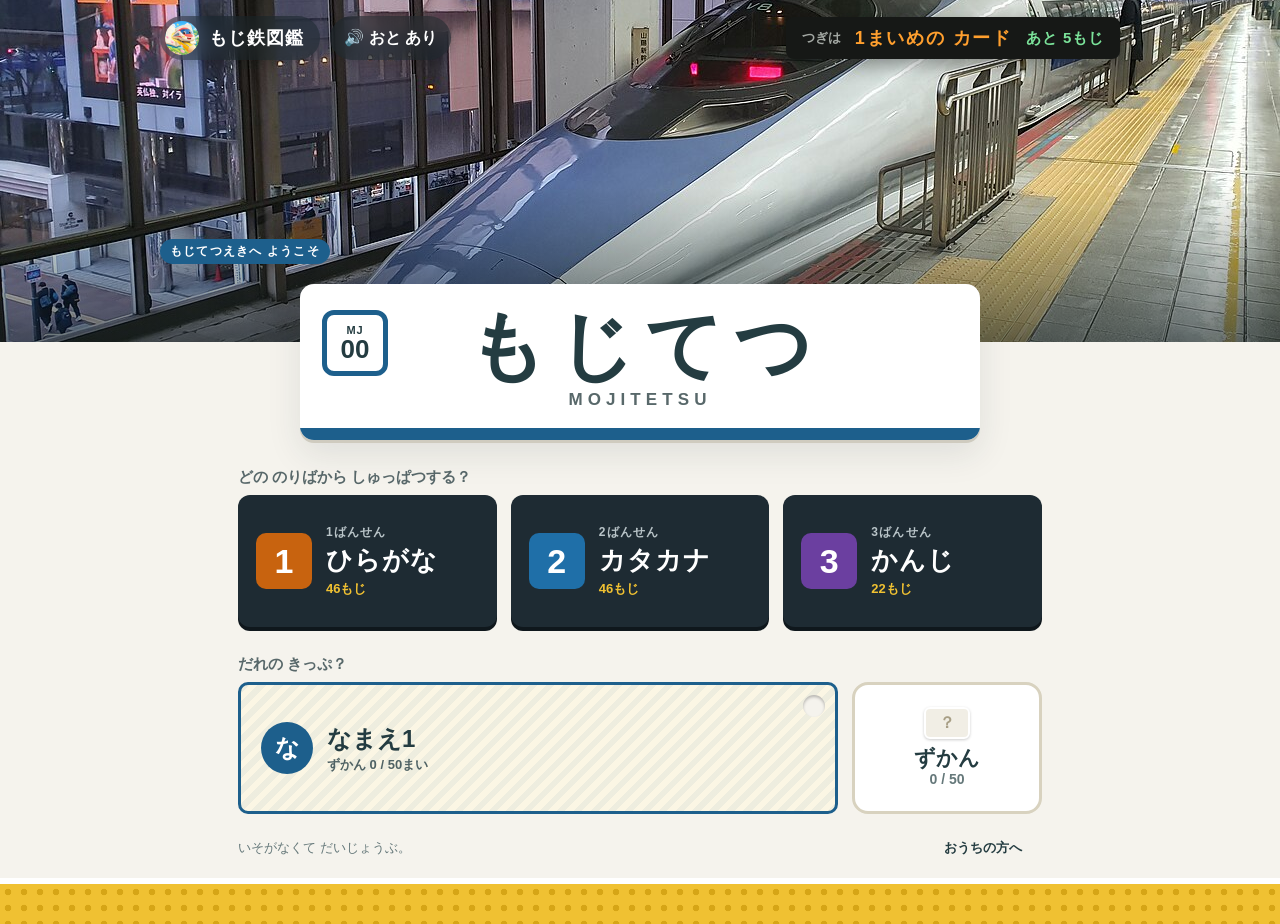
<file: index.html>
<!doctype html><html lang="ja"><head><meta charset="utf-8"><meta name="viewport" content="width=device-width,initial-scale=1,viewport-fit=cover"><meta name="robots" content="noindex, nofollow, noarchive, noimageindex"><meta name="googlebot" content="noindex, nofollow, noarchive, noimageindex"><meta name="theme-color" content="#173f45"><meta name="apple-mobile-web-app-capable" content="yes"><meta name="apple-mobile-web-app-status-bar-style" content="default"><meta name="apple-mobile-web-app-title" content="もじ鉄図鑑"><meta name="app-version" content="20261028_1"><title>もじ鉄図鑑</title><link rel="manifest" href="app.webmanifest?v=20261028_1"><link rel="apple-touch-icon" href="assets/icon-180.png?v=20261028_1"><link rel="icon" href="assets/icon-192.png?v=20261028_1"><link rel="stylesheet" href="style.css?v=20261028_1"><script defer src="data/courses.js?v=20261028_1"></script><script defer src="data/characters/hiragana.js?v=20261028_1"></script><script defer src="data/characters/katakana.js?v=20261028_1"></script><script defer src="data/characters/kanji-grade1.js?v=20261028_1"></script><script defer src="data/cards.js?v=20261028_1"></script><script defer src="data/index.js?v=20261028_1"></script><script defer src="core.js?v=20261028_1"></script><script defer src="sound.js?v=20261028_1"></script><script defer src="app.js?v=20261028_1"></script></head><body>
<header class="topbar"><a class="brand" href="#home"><img class="brand-icon" src="assets/icon-192.png" alt=""><span>もじ鉄図鑑<small>MOJITETSU COLLECTION</small></span></a><div class="topbar-actions"><span id="current-profile" class="profile-chip" aria-label="あそんでいるユーザー"></span><button id="back" hidden>もどる</button></div></header>
<div id="storage-warning" role="status" hidden></div>
<main id="home"><section class="hero-photo"><img id="hero-photo" src="assets/500.jpg" alt=""><div class="hero-scrim" aria-hidden="true"></div><div class="hero-top"><div class="hero-left"><span class="hero-brand"><img src="assets/icon-192.png" alt="">もじ鉄図鑑</span><button type="button" id="sound-home" class="sound-toggle hero-sound" data-sound-toggle aria-pressed="true">🔊</button></div><div id="departure" class="departure-board" role="status"><span class="departure-label">つぎは</span><span id="departure-dest" class="departure-dest"></span><span id="departure-left" class="departure-left">あと 5もじ</span></div></div><div class="hero-caption"><span id="hero-tag" class="hero-tag"></span><span id="hero-name" class="hero-name"></span></div></section><section class="station-sign" aria-label="もじてつ えき"><div class="station-number" aria-hidden="true"><small>MJ</small><b id="station-number">00</b></div><p class="station-name">もじてつ</p><p class="station-roman">MOJITETSU</p><div class="station-band"></div></section><div id="resume-area" class="resume-area" hidden><button id="play" class="primary resume-button"><span>▶ つづきから</span><small id="resume-detail"></small></button><button id="restart">はじめから</button></div><div id="lines-area"><p class="home-label">どの のりばから しゅっぱつする？</p><div id="lines" class="lines" role="group" aria-label="コース"></div></div><p class="home-label" id="profile-title">だれの きっぷ？</p><div class="tickets"><div id="profile-buttons" class="profile-buttons" role="group" aria-labelledby="profile-title"></div><button id="collection" class="collection-button"><span id="collection-thumbs" class="collection-thumbs" aria-hidden="true"></span><span class="collection-text">ずかん <span id="owned">0 / 50</span></span></button></div><div class="home-bottom"><span>いそがなくて だいじょうぶ。</span><button id="parents" class="text-button">おうちの方へ</button></div><div class="tactile-strip" aria-hidden="true"></div></main>
<main id="game" hidden><div class="play-top"><span id="game-profile" class="profile-chip"></span><span id="round-label">1 / 5</span><div id="stations"></div><button type="button" id="sound-game" class="sound-toggle" data-sound-toggle aria-pressed="true">🔊</button><button id="rest">おやすみ</button></div><div id="writing-modes" role="group" aria-label="かきかた" hidden><button id="mode-trace" aria-pressed="true">🚂 なぞり書き</button><button id="mode-recall" aria-pressed="false">🚩 おぼえて書く</button></div><section class="writing"><div class="writing-heading"><div class="char-title-group"><span id="char-label"></span><button type="button" id="speak" class="speak-btn" aria-label="おとをきく" hidden><span aria-hidden="true">🔊</span></button></div><span id="stroke-label"></span></div><svg id="board" viewBox="0 0 109 109" aria-label="文字を書くところ" role="img"><g id="recall-grid" hidden aria-hidden="true"><rect x="5" y="5" width="99" height="99" rx="1"/><path d="M54.5 5V104 M5 54.5H104"/></g><g id="written"></g><g id="strokes"></g><path id="trail" class="stroke ink"/><g id="hint-mark"></g><circle id="demo-dot" r="2.5" fill="#b47d22" hidden/></svg><span id="recall-countdown" aria-live="polite" hidden></span><div id="message" aria-live="polite">じぶんで かいてみよう</div></section><div class="play-tools"><button id="hint">ヒント</button><button id="demo">おてほん</button><button id="next" class="primary" hidden>つぎへ →</button></div></main>
<main id="reward" class="narrow" hidden><span class="eyebrow" id="reward-kicker">NEW TRAIN CARD</span><h1 id="reward-title">カードを ゲット！</h1><article id="reward-card" class="reward-card"><span id="reward-stars" class="shiny-stars" hidden>★2</span><div id="reward-photo-frame" class="reward-photo-frame"><img id="reward-photo" alt=""><span class="reward-photo-loading" role="status">しゃしんを よみこみ中…</span></div><div><small id="reward-category"></small><h2 id="reward-name"></h2><span id="reward-number"></span></div></article><p id="reward-text">5もじ、さいごまで できたね。</p><div class="button-row"><button id="reward-collection">ずかんへ</button><button id="again" class="primary">もういちど</button><button id="finish">おしまい</button></div></main>
<main id="album" hidden><div class="page-heading"><div><span class="eyebrow">MY RAILWAY COLLECTION</span><h1 id="album-title">じぶんの ずかん</h1></div><span id="album-count"></span></div><p id="shiny-count" class="shiny-progress"></p><div id="cards" class="card-grid"></div></main>
<main id="parent" hidden><span class="eyebrow">FOR PARENTS</span><h1><span id="parent-profile"></span>の書き順の記録</h1><p class="muted">案内なしの選択と、補助後の練習を分けて見られます。紙での定着を判定するものではありません。</p><p id="record-range"></p><div id="records"></div><details class="panel"><summary>あそぶ人の名前</summary><p>ホームの「だれの きっぷ？」に出る名前です。この端末だけに保存します（ほかの端末では、それぞれ入れてください。バックアップのファイルには名前も入ります）。空にすると「なまえ1」のように表示します（8文字まで）。</p><label class="name-row">1人目<input id="name-p1" type="text" maxlength="8" autocomplete="off" spellcheck="false"></label><label class="name-row">2人目<input id="name-p2" type="text" maxlength="8" autocomplete="off" spellcheck="false"></label><div class="button-row"><button id="save-names">名前を保存</button></div><p id="names-status" role="status"></p><h3>ゲスト</h3><p>ためしに遊ぶときや、ともだちが遊ぶときの記録です。ホームのきっぷで、いつでも元の人に戻せます。</p><button id="play-guest">ゲストで あそぶ</button></details><details class="panel"><summary>出題・補助の設定</summary><p>選んだコースの中で、次の5問から反映されます。進行中の出題は変わりません。</p><h3>重点的に確かめる文字</h3><div id="focus-options" class="options grouped-options"></div><h3>出題する文字を指定（未選択ならおまかせ）</h3><div id="pool-options" class="options grouped-options"></div><label><input id="guide" type="checkbox"> 最初から始点を案内する</label><p id="settings-result" role="status"></p></details><details class="panel"><summary>アプリを最新に更新</summary><p>記録とカードを残したまま、最新のアプリを読み直します。通信できる場所で行ってください。</p><button id="update-app">🔄 アプリを最新に更新</button><p class="muted">現在のバージョン：<span id="app-version"></span></p><p id="offline-status" class="muted" role="status"></p><p id="update-status" role="status"></p></details><details class="panel"><summary>記録のバックアップと復元</summary><p><strong id="backup-profile"></strong>の記録だけが対象です。このブラウザ内に保存します。サイトデータを消すと失われます。端末変更や再追加の前にバックアップしてください。</p><h3>テキストでバックアップ</h3><div class="button-row backup-actions"><button id="copy-backup">バックアップ文字列をコピー</button></div><label class="backup-label" for="backup-text">コピーした文字列の表示・復元用の貼り付け欄</label><textarea id="backup-text" rows="7" spellcheck="false" autocapitalize="off" autocomplete="off" placeholder="ここにバックアップ文字列を貼り付けます"></textarea><div class="button-row backup-actions"><button id="restore-text">貼り付けた内容を確認して復元</button></div><p id="backup-status" role="status"></p><hr><h3>ファイルでバックアップ</h3><div class="button-row"><button id="export">JSONファイルを書き出す</button><label class="file-label">JSONファイルを読み込む<input id="import" type="file" accept="application/json,.json"></label></div><p id="import-status" role="status"></p></details><details class="panel"><summary>図鑑のリセット</summary><p>集めた電車カードとキラ状態だけを0枚に戻します。書き順の記録・重点文字・出題設定は残ります。</p><button id="reset-album" class="danger">図鑑のカードをリセット</button><p id="reset-status" role="status"></p></details><details class="panel"><summary>この試作について</summary><p>対応文字は、ひらがな全46字、カタカナ46字と漢字22字（一〜十・山・川・木・目・月・上・下・日・口・円・力・大）。カードは50種類。記録はユーザーごとに直近100回分です。中断は筆順間違いに数えません。操作の誤判定はあり得るため、記録を手がかりに実際の様子を確かめてください。</p><p><a href="sources.html" target="_blank" rel="noopener">写真・文字・豆知識の出典</a></p></details></main>
<dialog id="detail"><span id="detail-stars" class="shiny-stars" hidden>★2</span><button class="close" id="close-detail">とじる</button><img id="detail-photo" alt=""><small id="detail-category"></small><h2 id="detail-name"></h2><p id="detail-fact"></p><details><summary>写真と豆知識の出典</summary><div id="detail-credit"></div></details></dialog>
<dialog id="conflict"><h2>別の画面で記録が変わりました</h2><p>この画面は一時停止しました。最新の記録を開き直してください。</p><button id="reload" class="primary">最新の記録を開く</button></dialog>
<dialog id="restore"><h2>この記録を読み込みますか？</h2><p id="restore-summary"></p><p id="restore-target"></p><p>現在の選択中ユーザーの記録を置き換えます。必要なら先に書き出してください。</p><div class="button-row"><button id="cancel-restore">やめる</button><button id="confirm-restore" class="primary">読み込む</button></div></dialog>
<dialog id="reset-album-dialog"><h2>図鑑のカードをリセットしますか？</h2><p id="reset-album-summary"></p><p>書き順の記録・重点文字・出題設定は消えません。</p><div class="button-row"><button id="cancel-reset-album">やめる</button><button id="confirm-reset-album" class="danger">カードだけリセット</button></div></dialog>
<noscript>このゲームにはJavaScriptが必要です。</noscript></body></html>
</file>
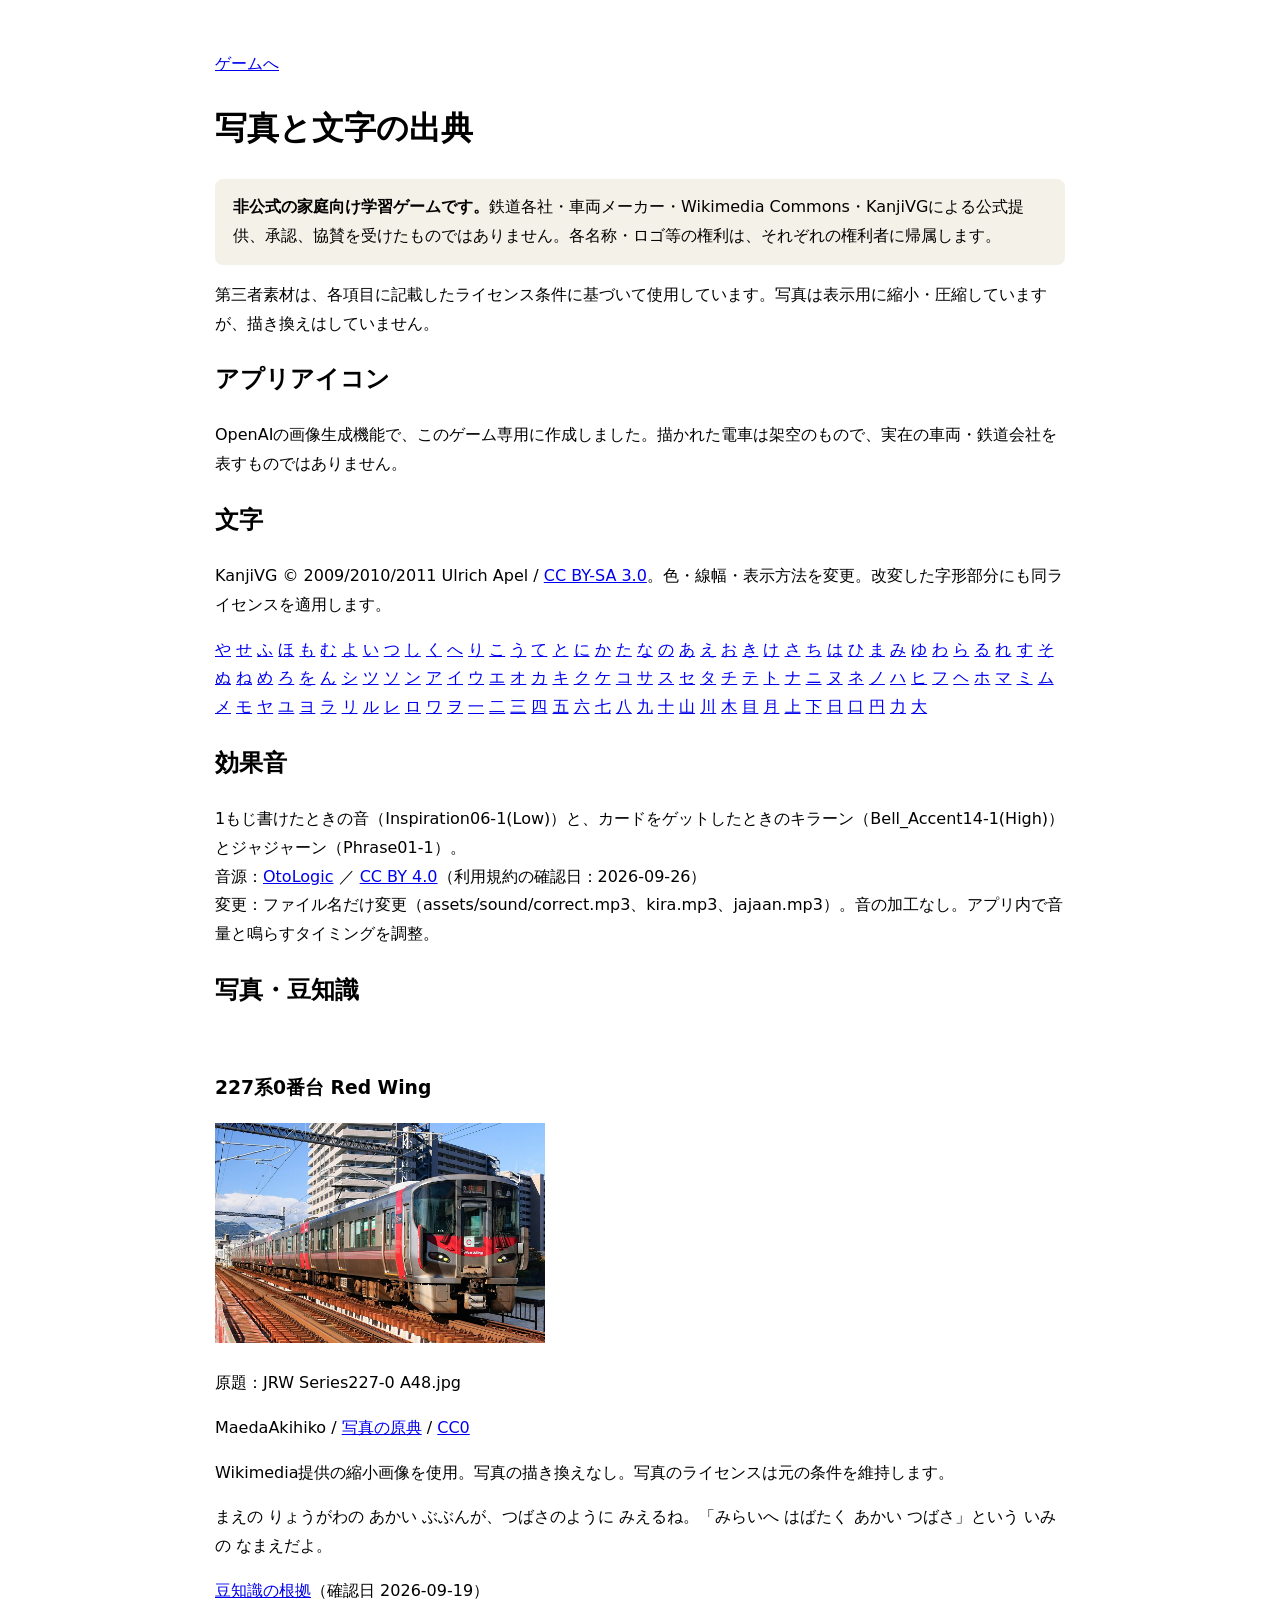
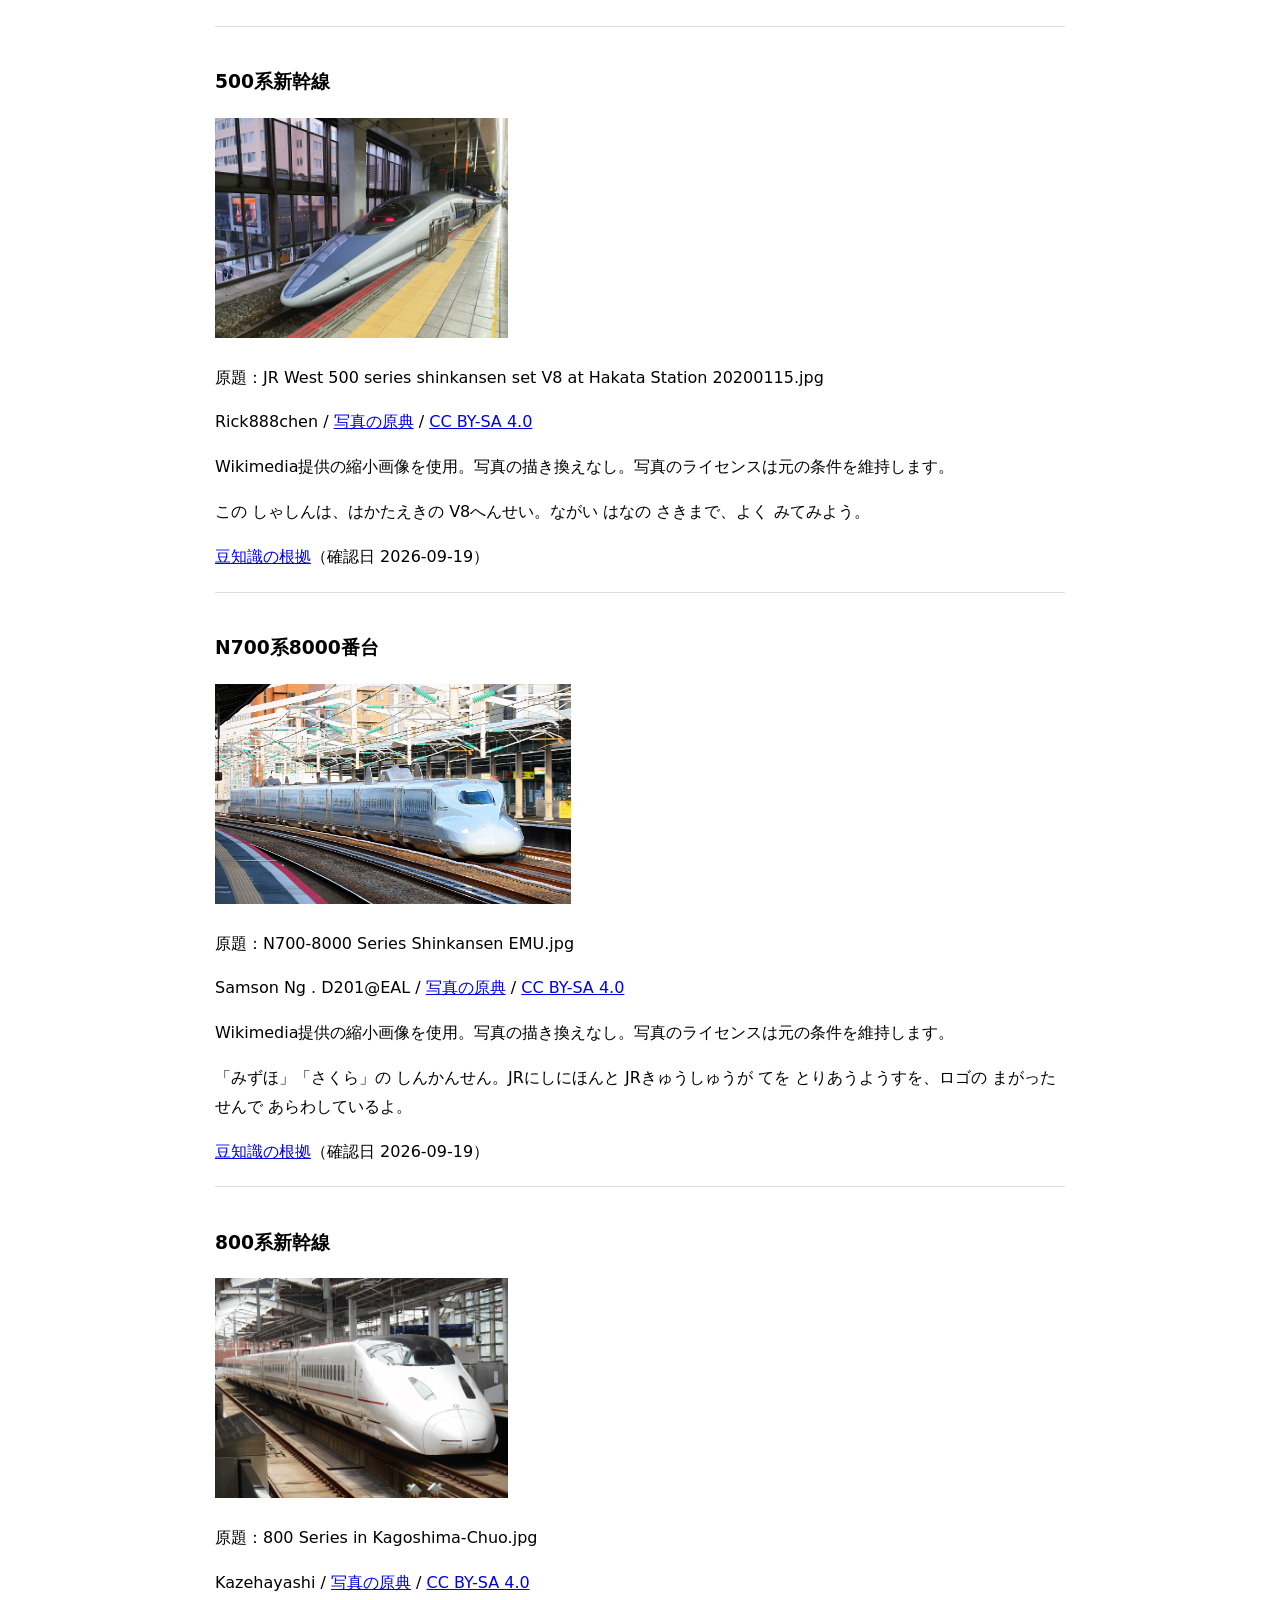
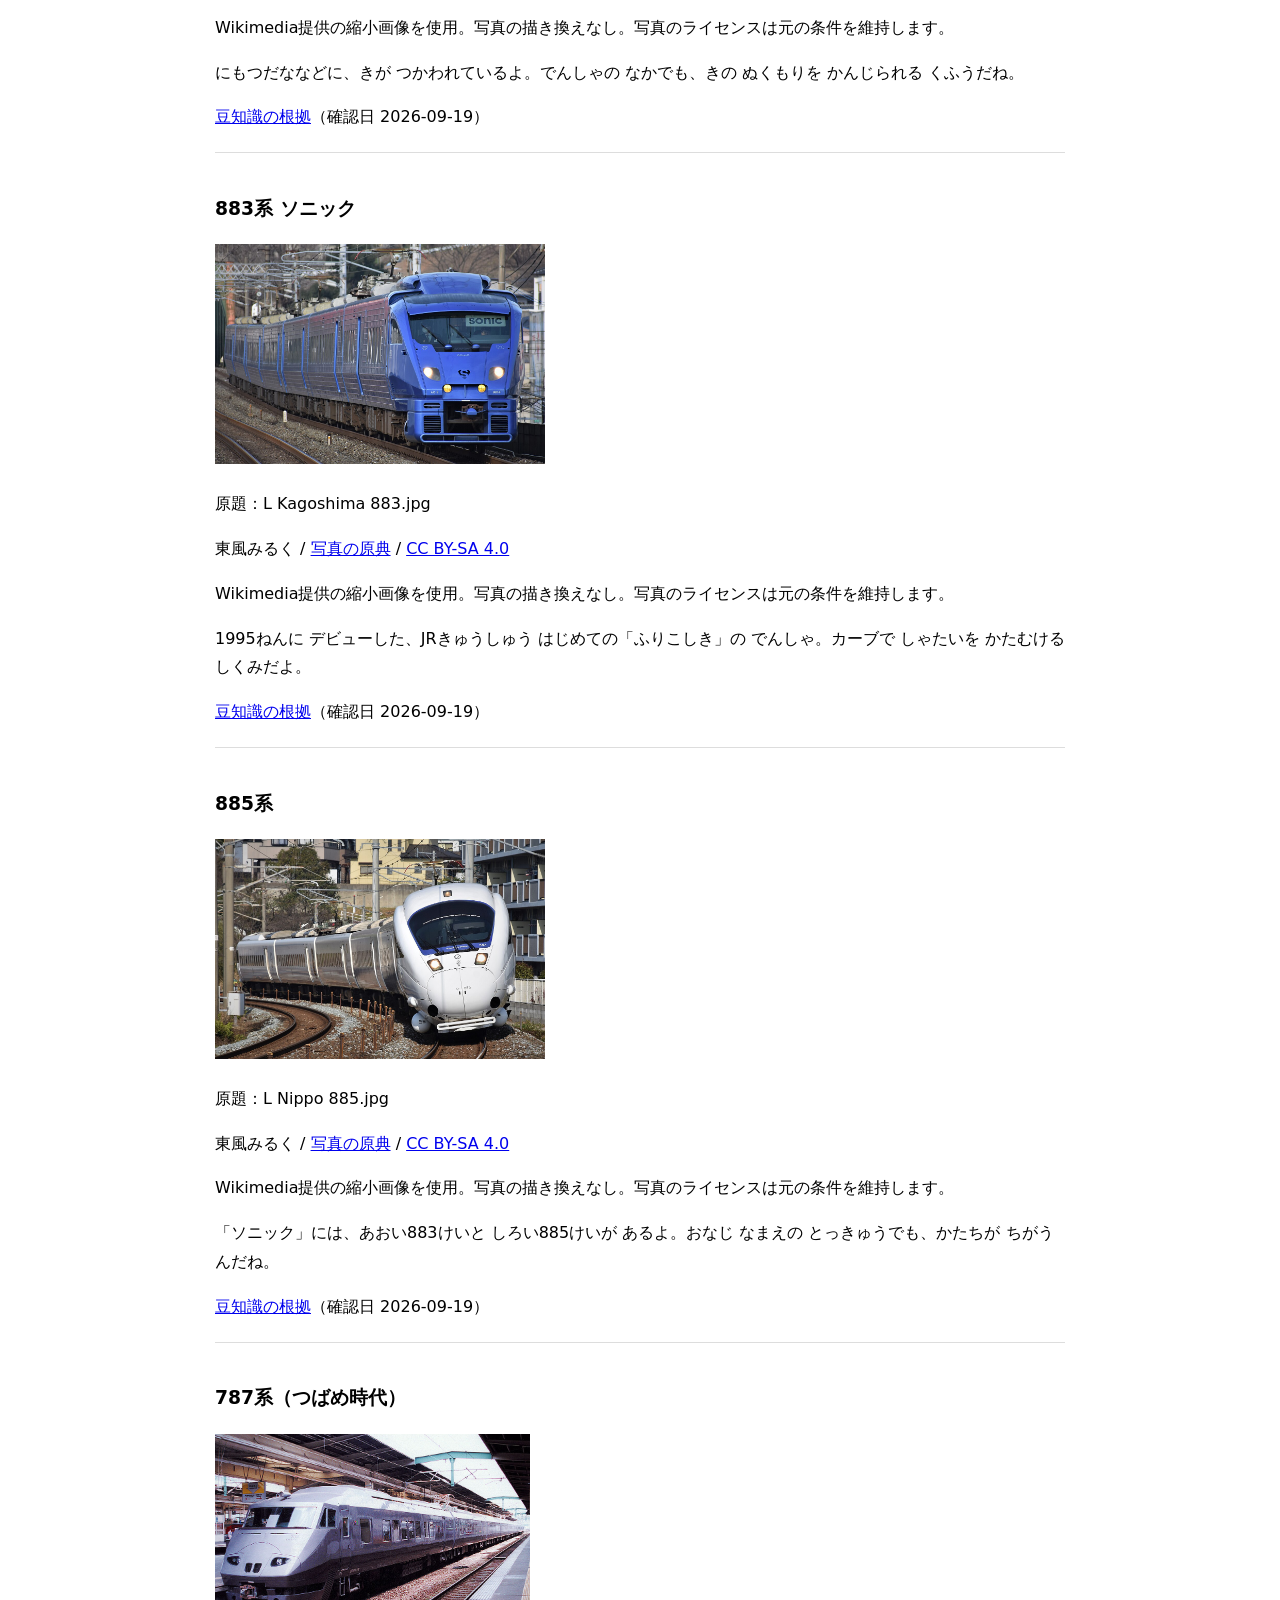
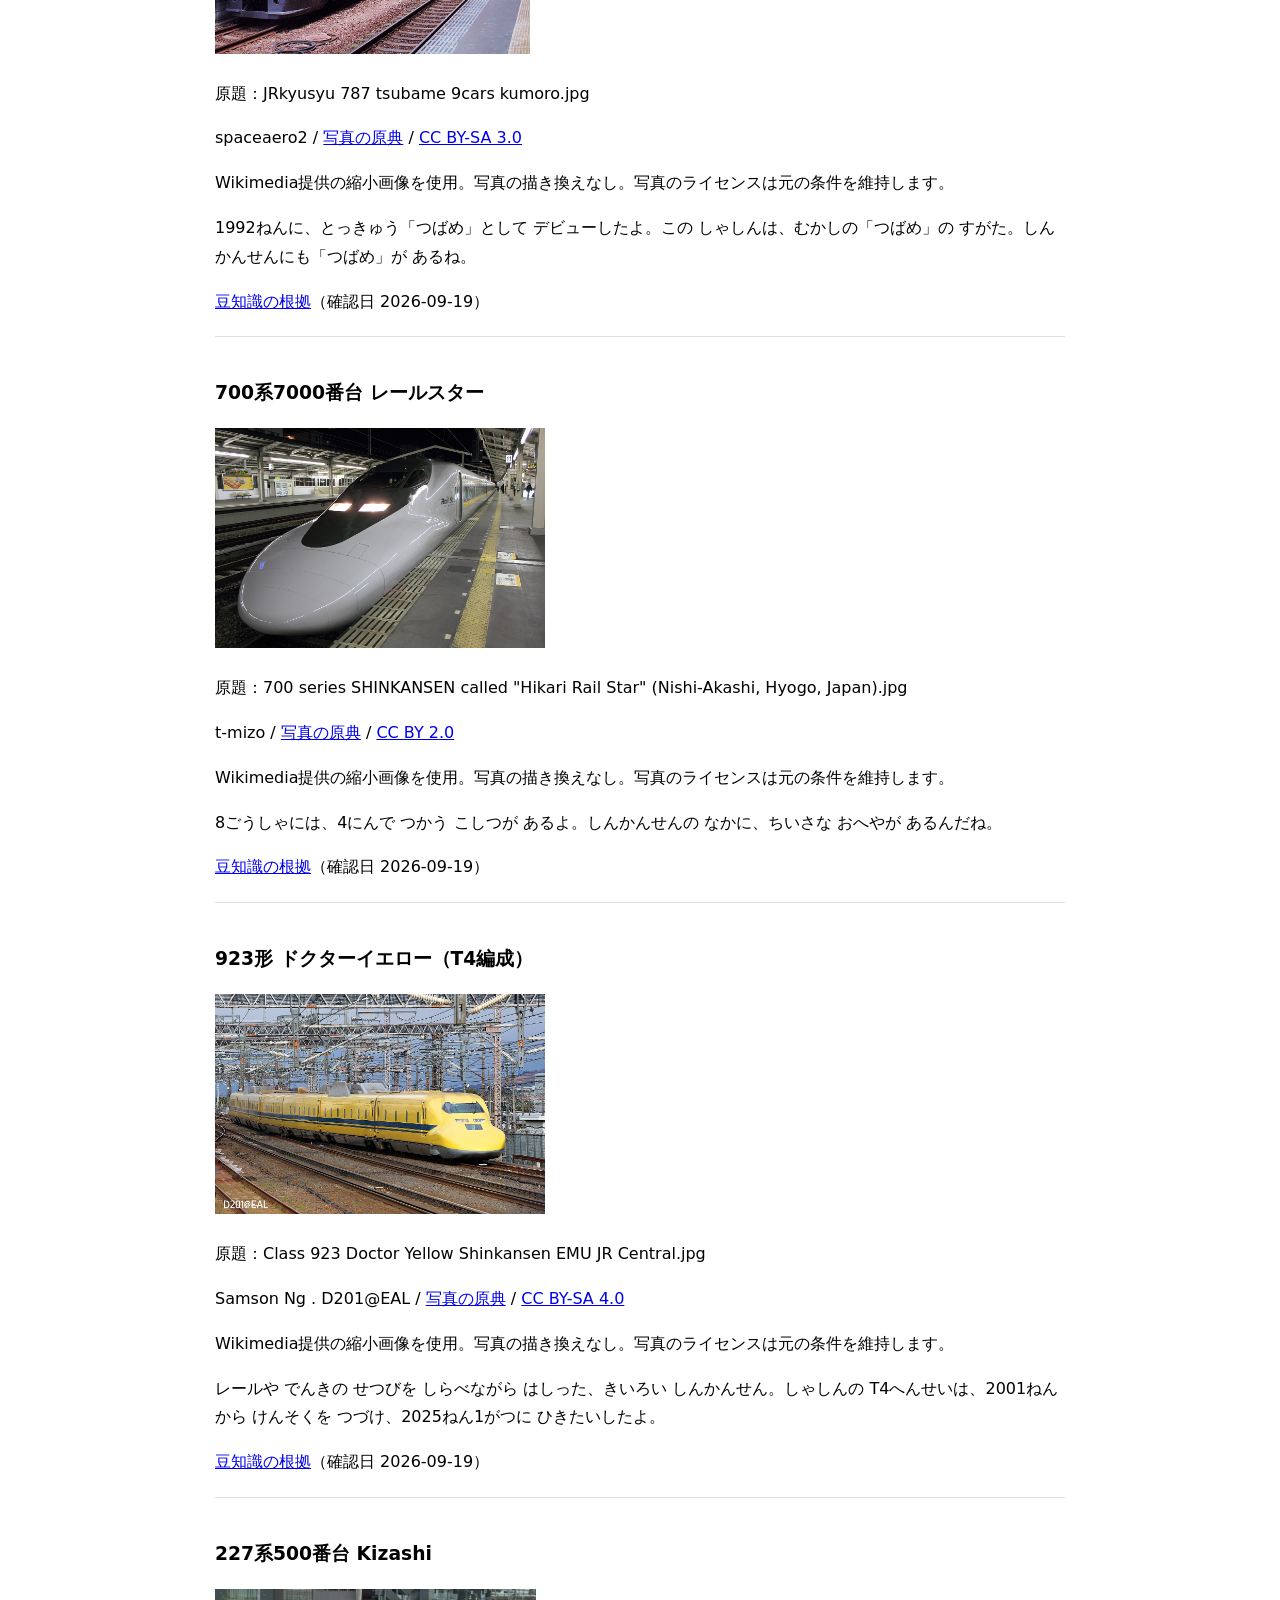
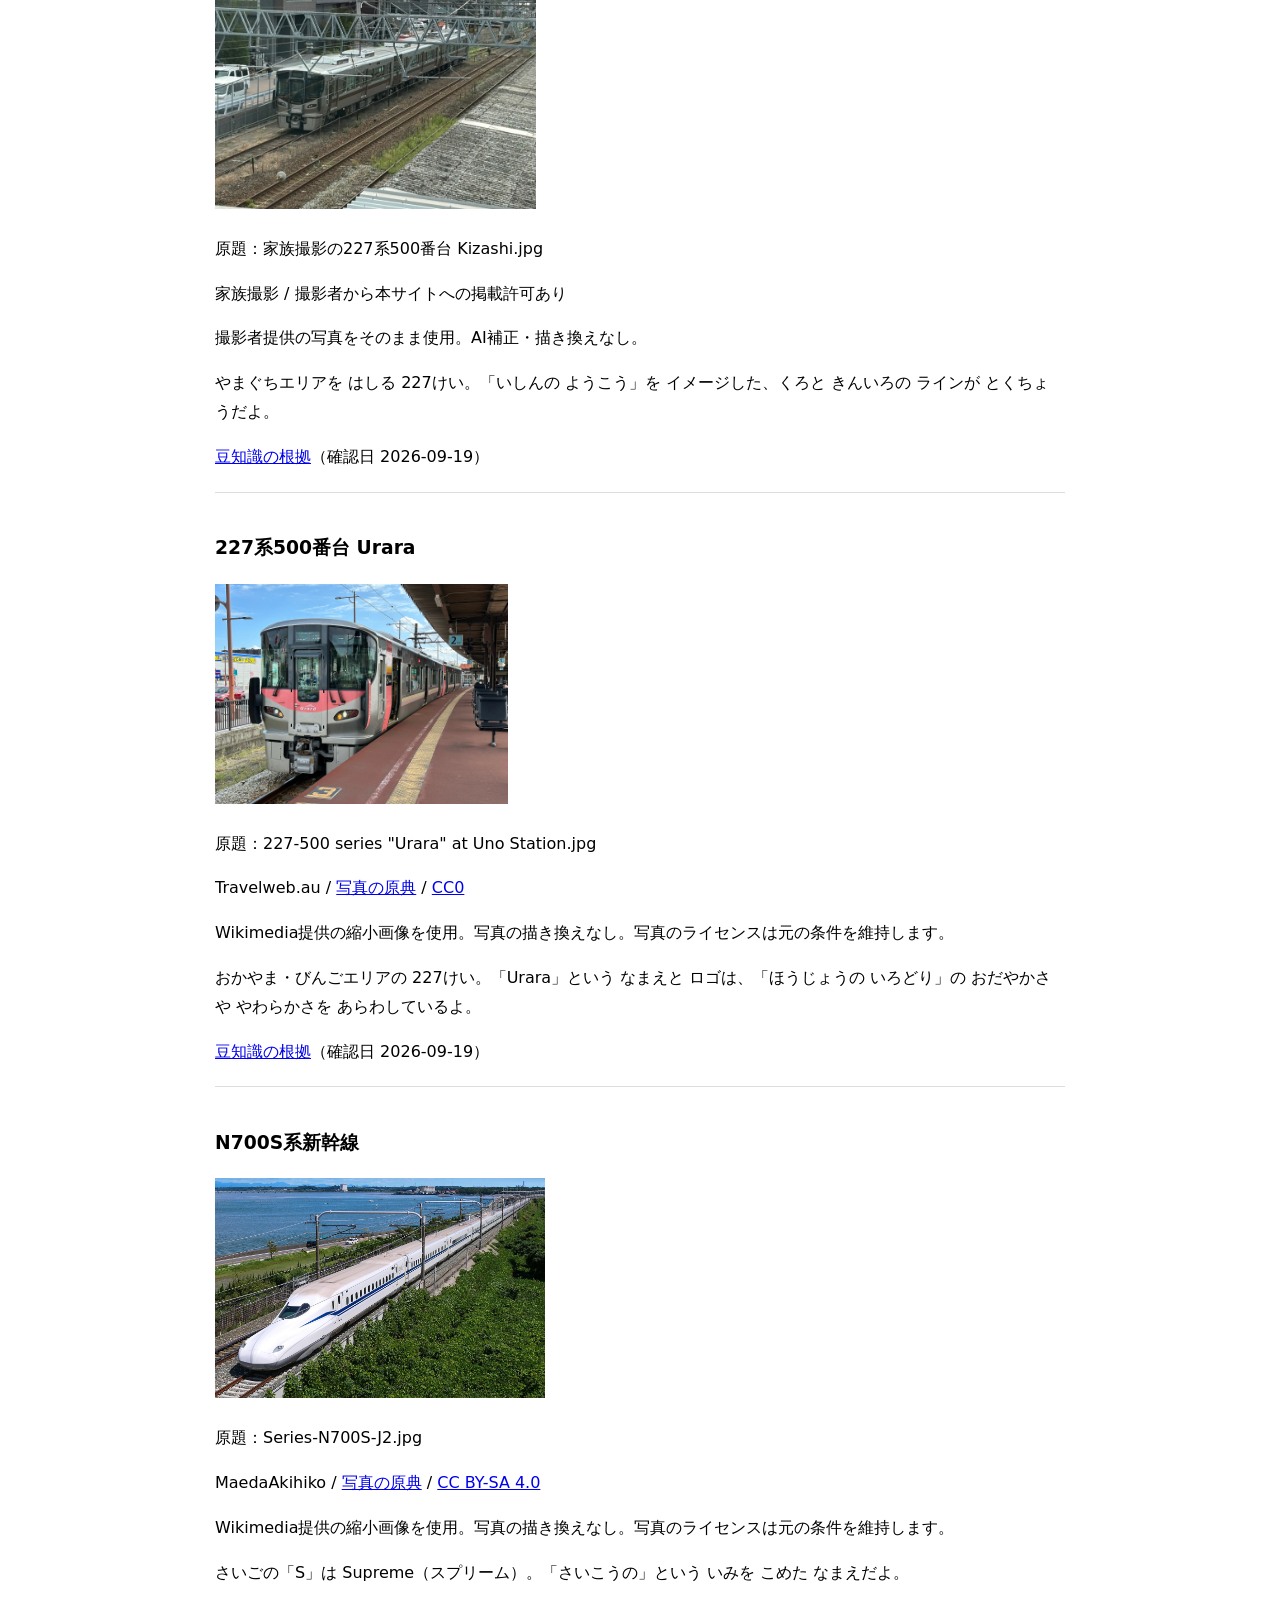
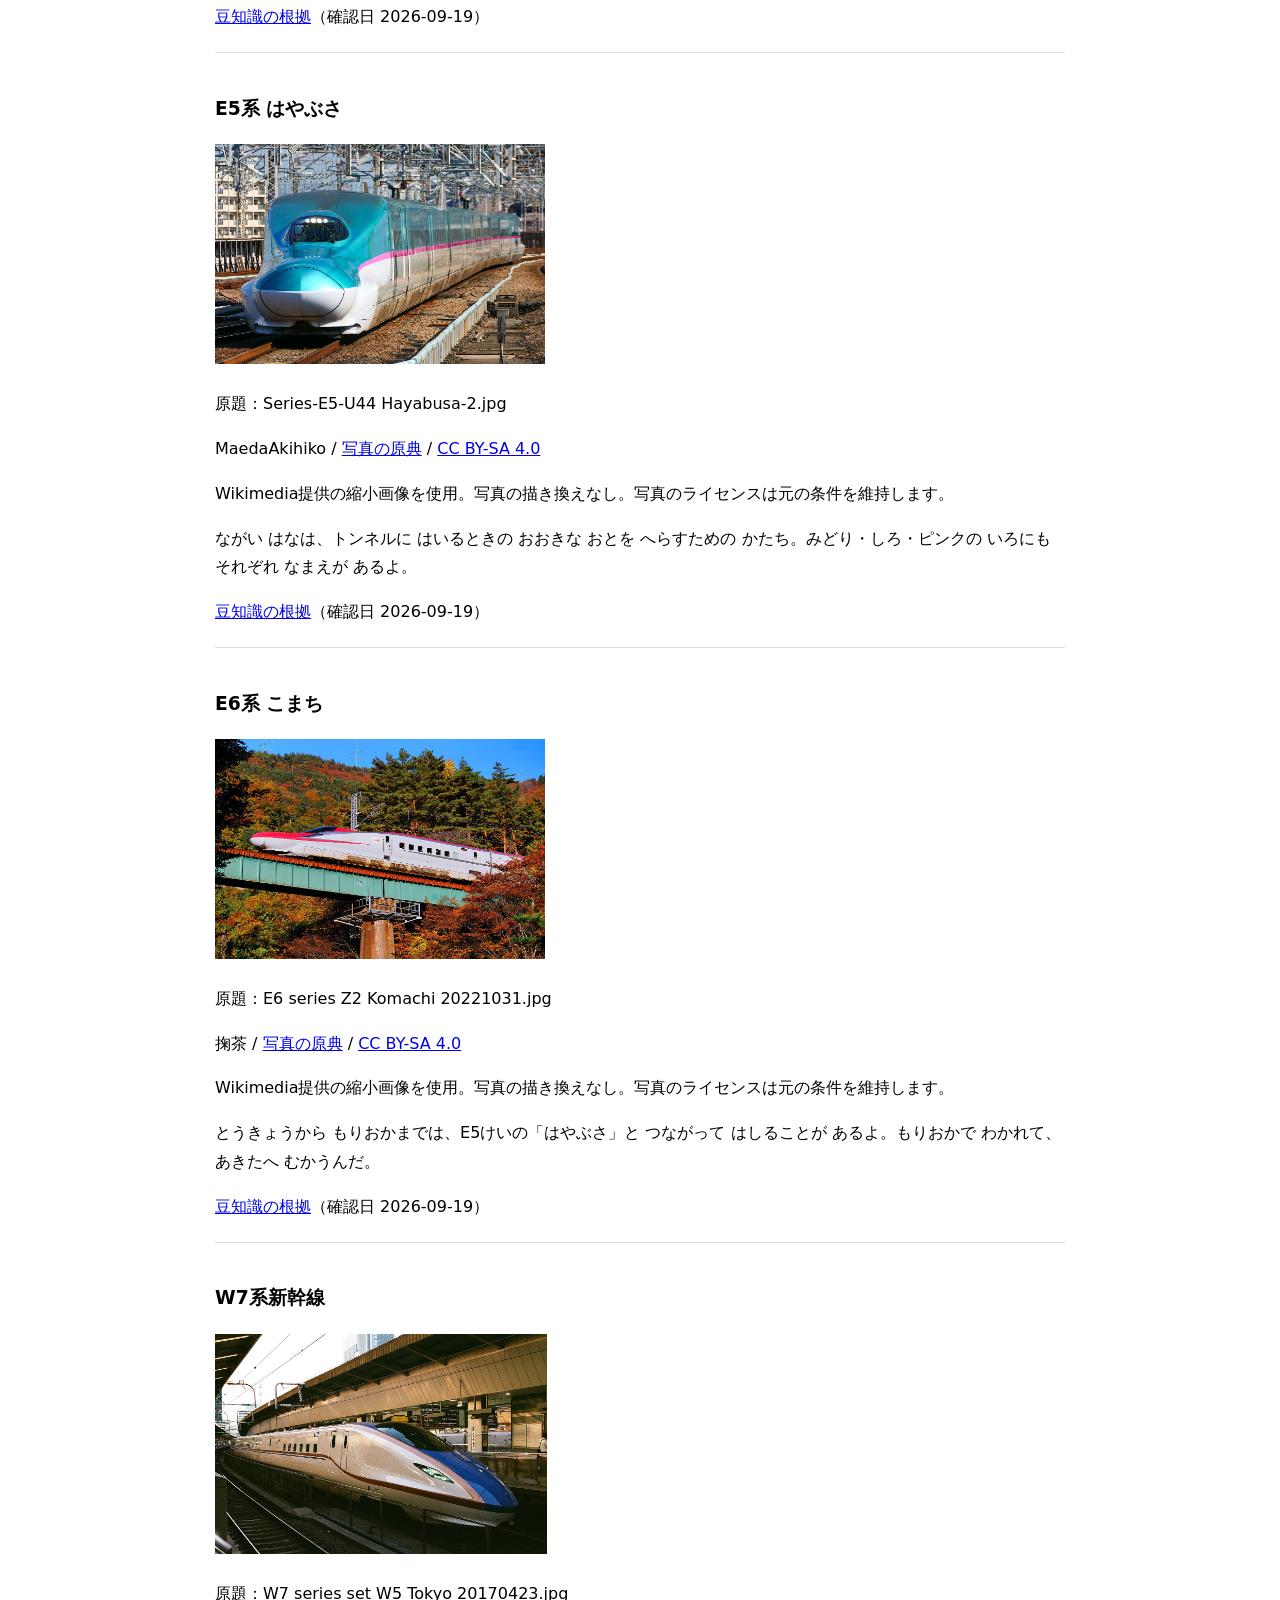
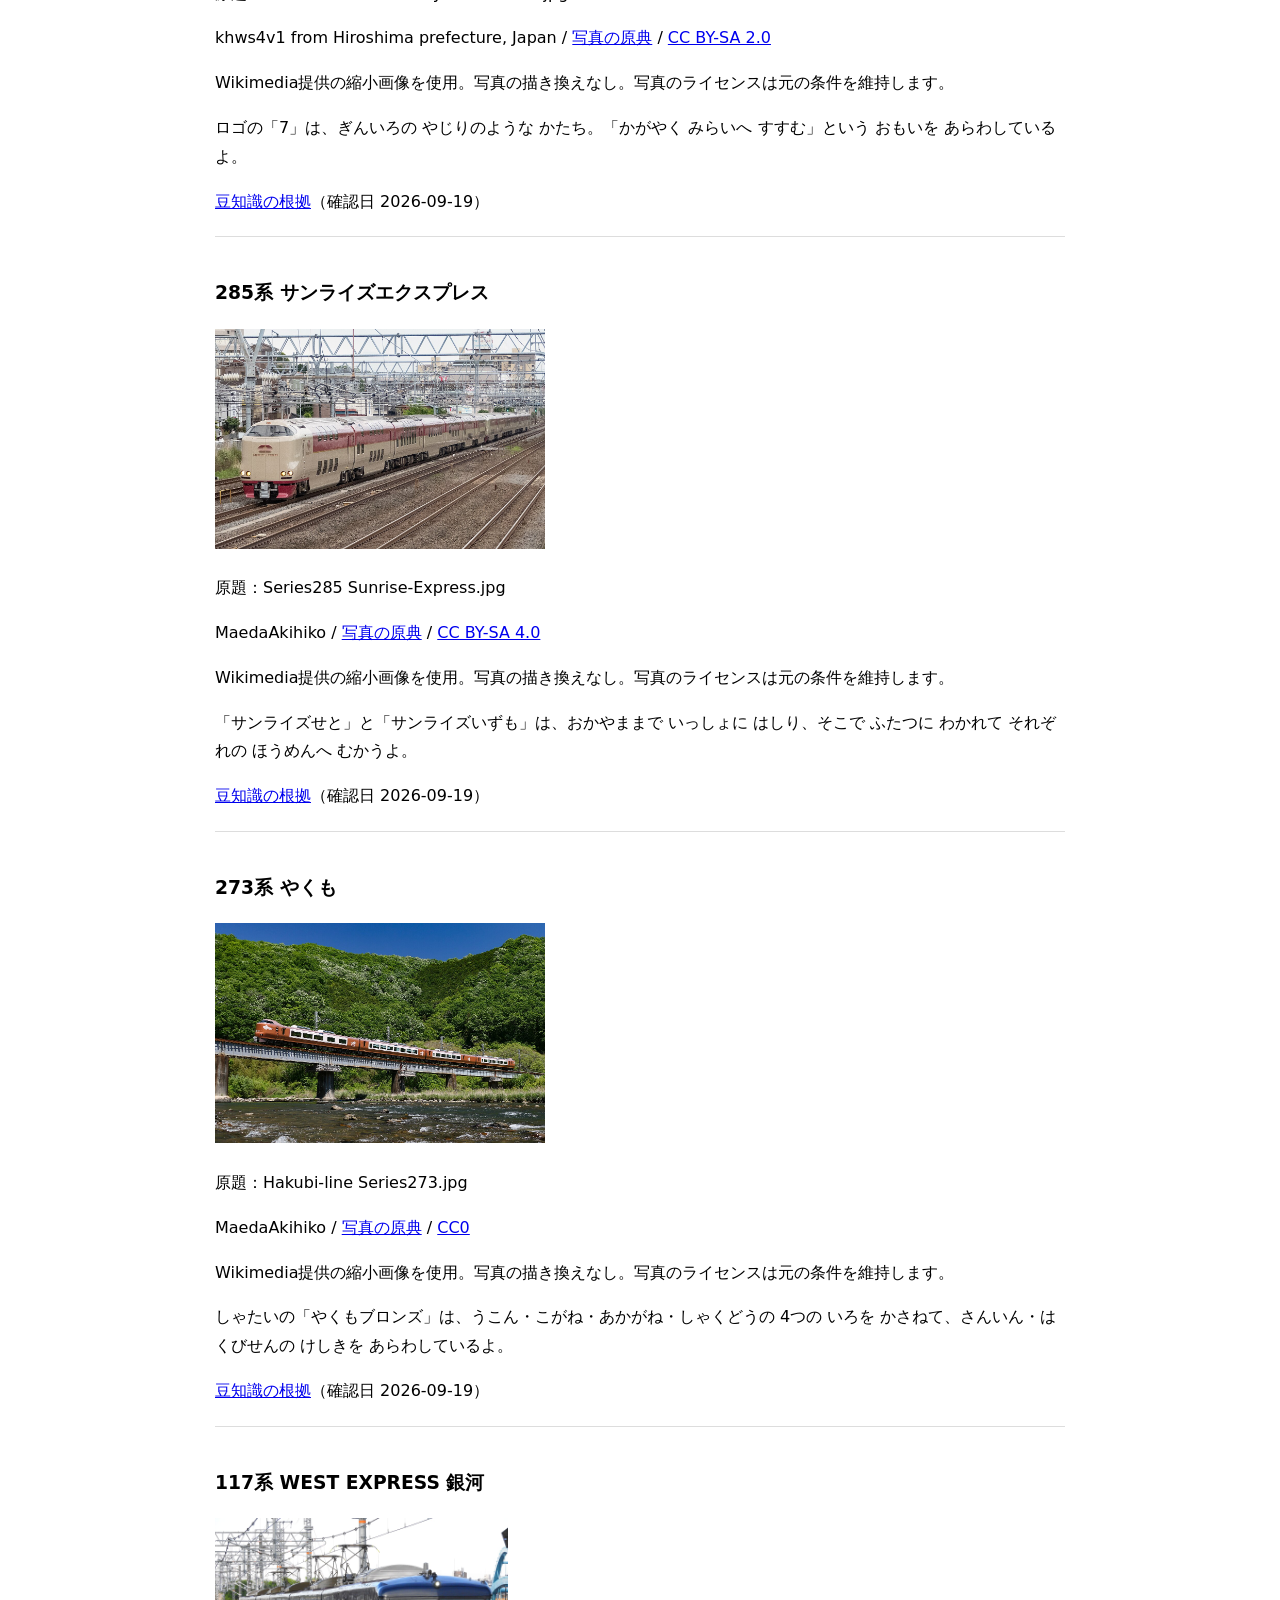
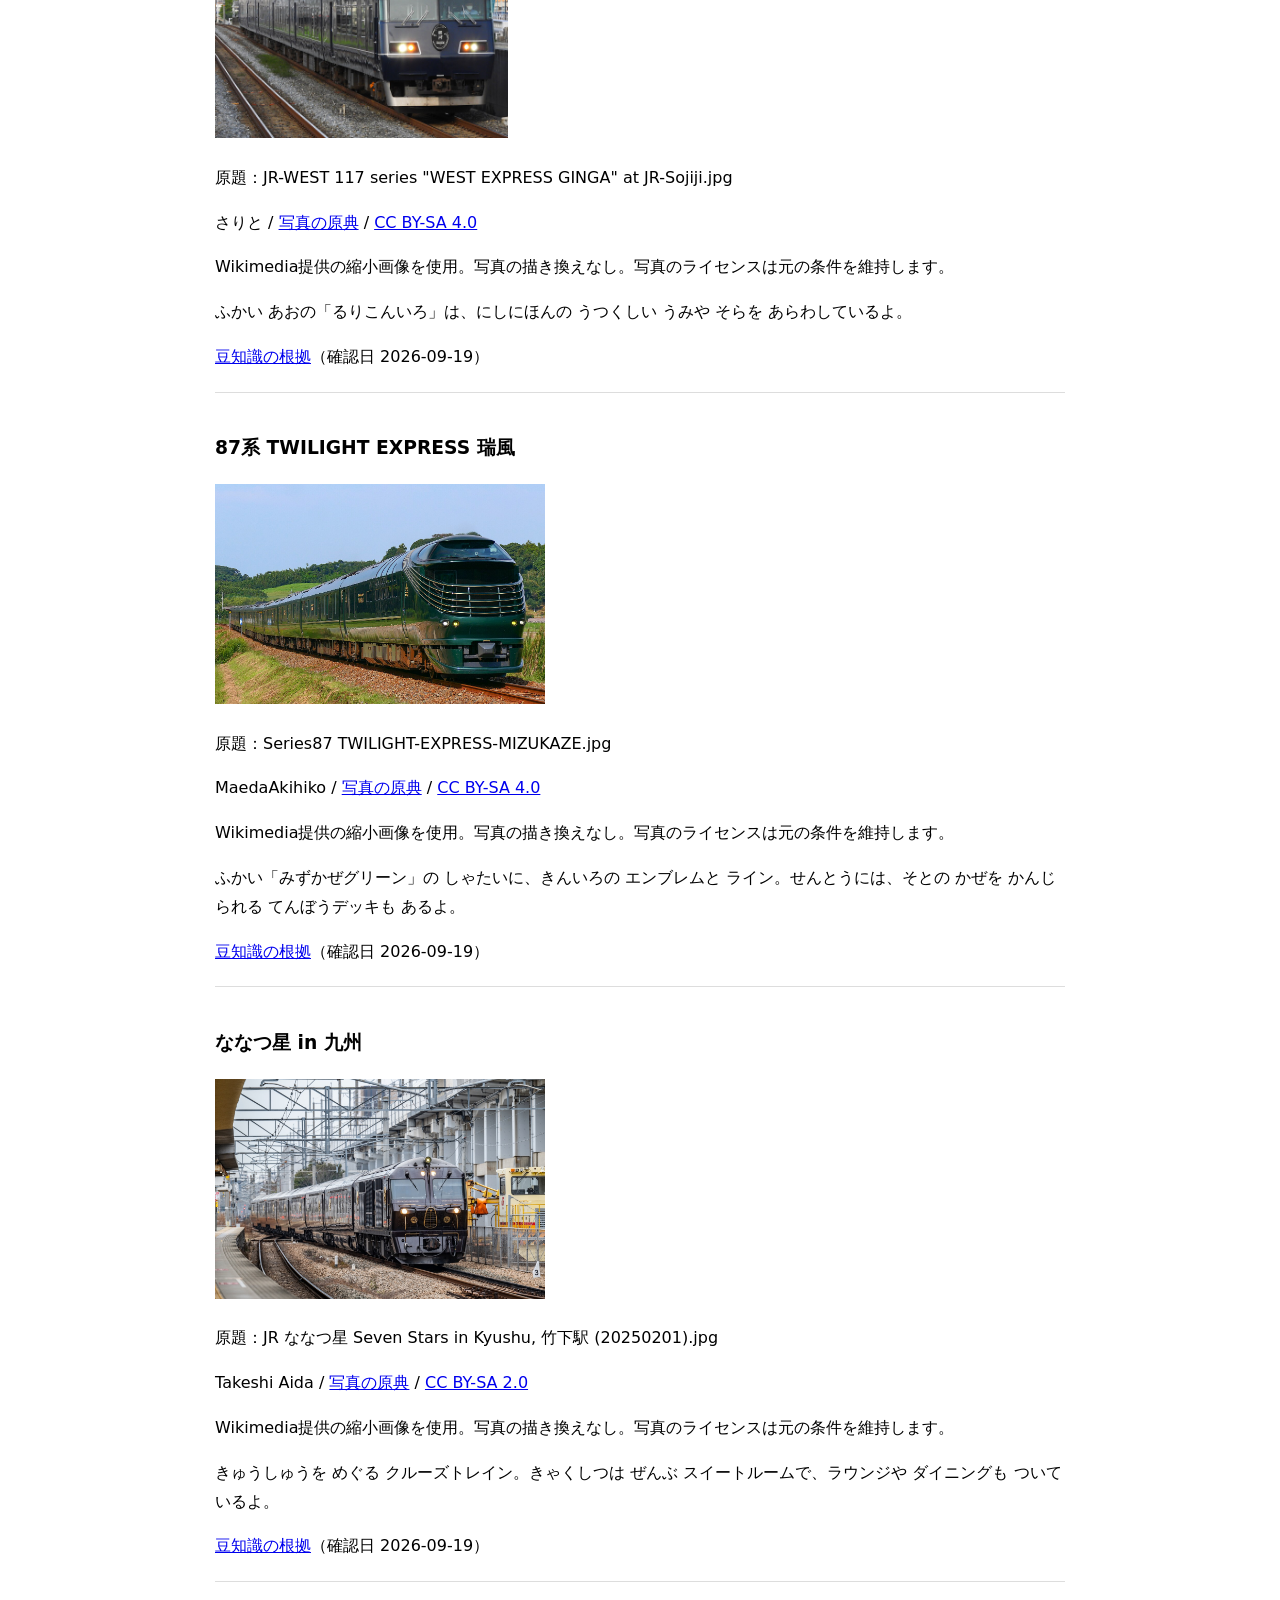
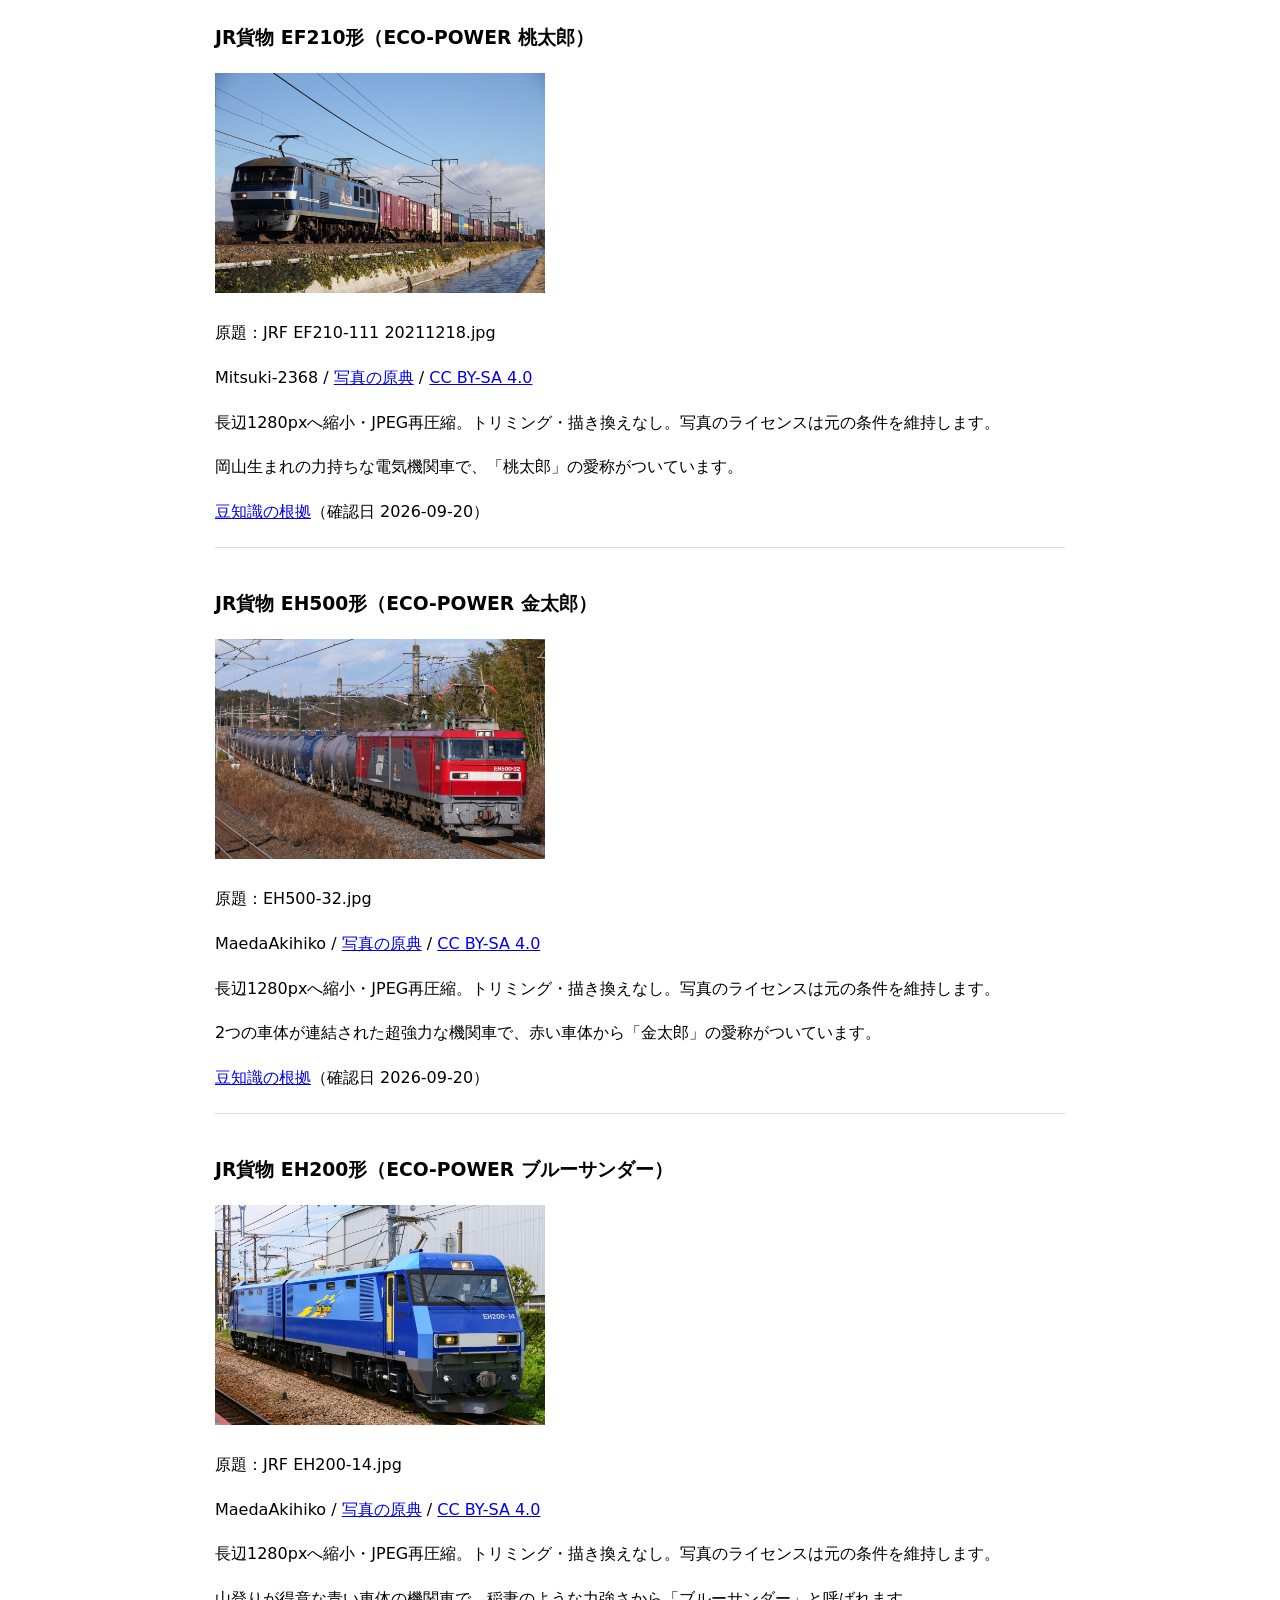
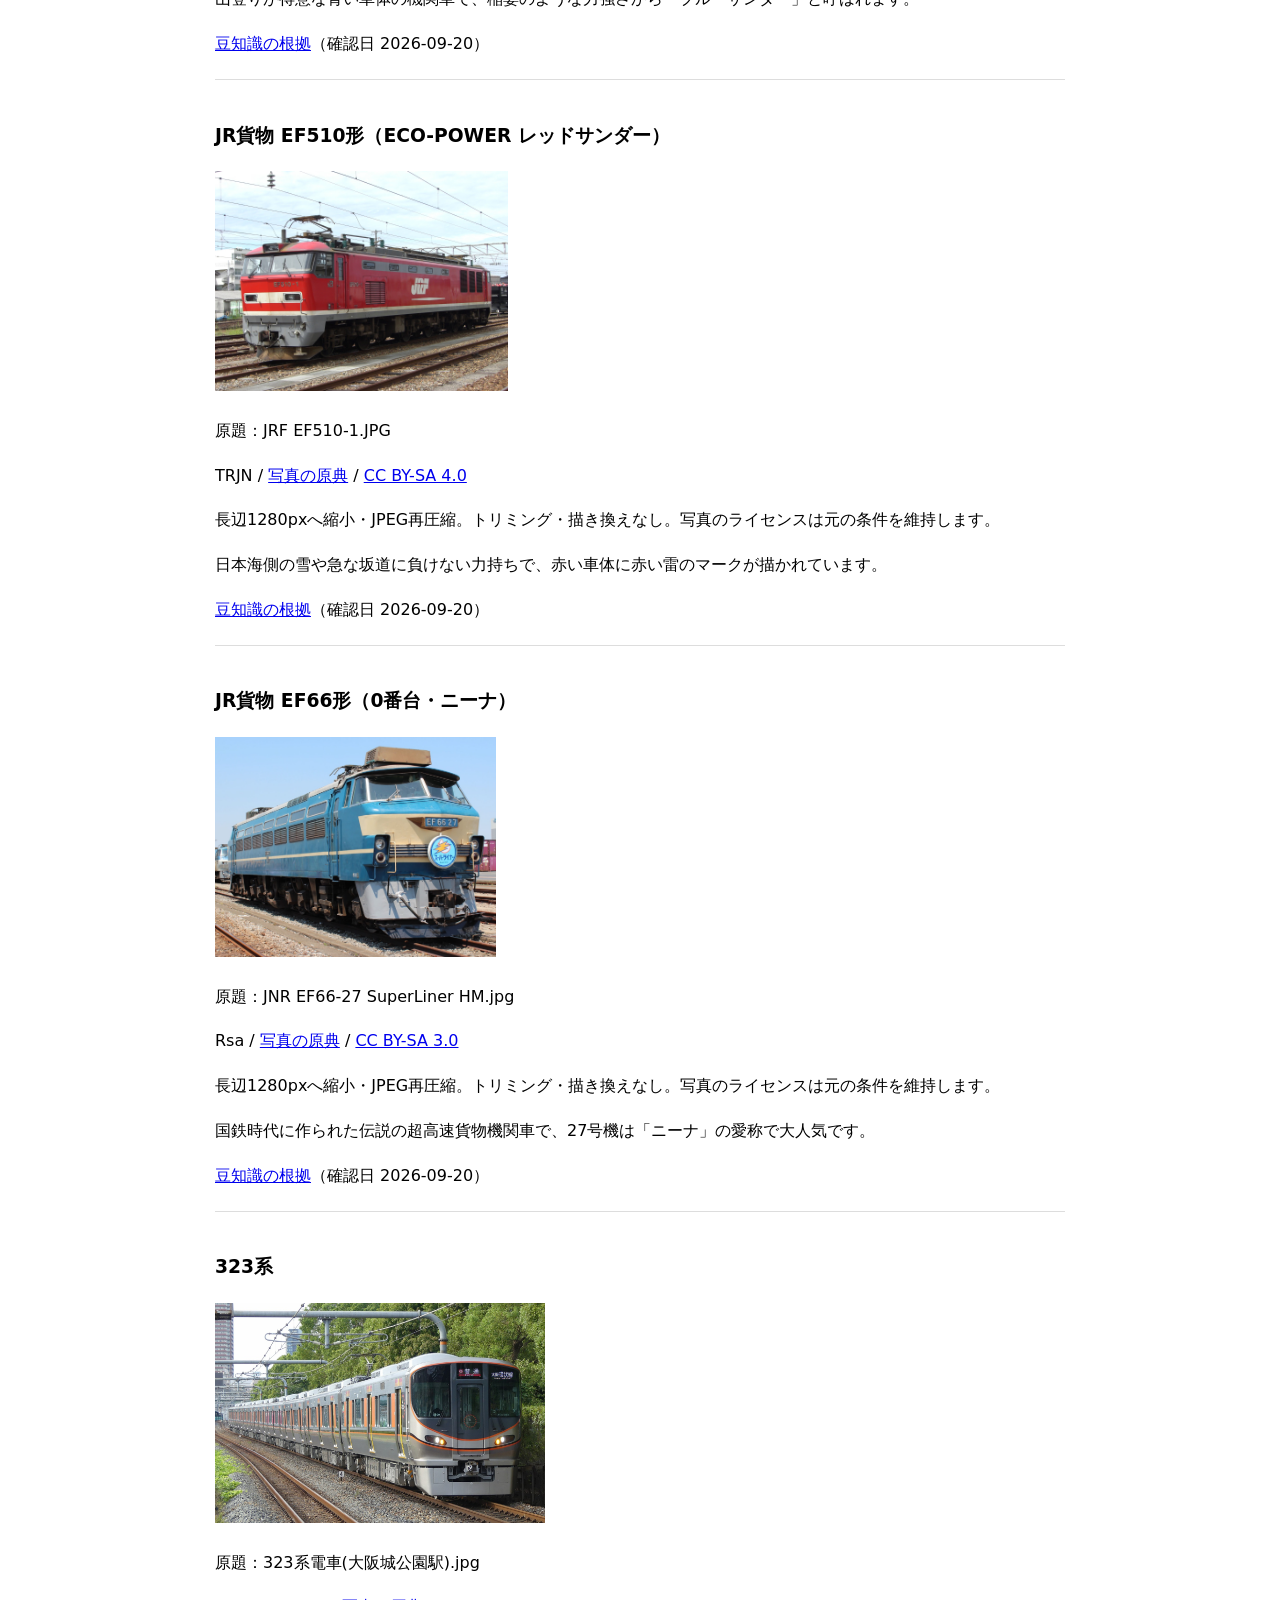
<file: sources.html>
<!doctype html>
<html lang="ja">
<head>
  <meta charset="utf-8">
  <meta name="viewport" content="width=device-width,initial-scale=1">
  <meta name="robots" content="noindex, nofollow, noarchive, noimageindex">
  <meta name="googlebot" content="noindex, nofollow, noarchive, noimageindex">
  <title>写真と文字の出典</title>
  <style>
    body{max-width:850px;margin:30px auto;padding:20px;font-family:system-ui;line-height:1.8}
    img{max-width:100%;max-height:220px}
    section{border-bottom:1px solid #ddd;padding:20px 0}
    .notice{padding:14px 18px;background:#f4f1e8;border-radius:8px}
  </style>
</head>
<body>
  <a href="index.html">ゲームへ</a>
  <h1>写真と文字の出典</h1>
  <div class="notice"><strong>非公式の家庭向け学習ゲームです。</strong>鉄道各社・車両メーカー・Wikimedia Commons・KanjiVGによる公式提供、承認、協賛を受けたものではありません。各名称・ロゴ等の権利は、それぞれの権利者に帰属します。</div>
  <p>第三者素材は、各項目に記載したライセンス条件に基づいて使用しています。写真は表示用に縮小・圧縮していますが、描き換えはしていません。</p>

  <h2>アプリアイコン</h2>
  <p>OpenAIの画像生成機能で、このゲーム専用に作成しました。描かれた電車は架空のもので、実在の車両・鉄道会社を表すものではありません。</p>

  <h2>文字</h2>
  <p>KanjiVG © 2009/2010/2011 Ulrich Apel / <a href="https://creativecommons.org/licenses/by-sa/3.0/">CC BY-SA 3.0</a>。色・線幅・表示方法を変更。改変した字形部分にも同ライセンスを適用します。</p>
  <p>
    <a href="https://github.com/KanjiVG/kanjivg/blob/master/kanji/03084.svg">や</a>
    <a href="https://github.com/KanjiVG/kanjivg/blob/master/kanji/0305b.svg">せ</a>
    <a href="https://github.com/KanjiVG/kanjivg/blob/master/kanji/03075.svg">ふ</a>
    <a href="https://github.com/KanjiVG/kanjivg/blob/master/kanji/0307b.svg">ほ</a>
    <a href="https://github.com/KanjiVG/kanjivg/blob/master/kanji/03082.svg">も</a>
    <a href="https://github.com/KanjiVG/kanjivg/blob/master/kanji/03080.svg">む</a>
    <a href="https://github.com/KanjiVG/kanjivg/blob/master/kanji/03088.svg">よ</a>
    <a href="https://github.com/KanjiVG/kanjivg/blob/master/kanji/03044.svg">い</a>
    <a href="https://github.com/KanjiVG/kanjivg/blob/master/kanji/03064.svg">つ</a>
    <a href="https://github.com/KanjiVG/kanjivg/blob/master/kanji/03057.svg">し</a>
    <a href="https://github.com/KanjiVG/kanjivg/blob/master/kanji/0304f.svg">く</a>
    <a href="https://github.com/KanjiVG/kanjivg/blob/master/kanji/03078.svg">へ</a>
    <a href="https://github.com/KanjiVG/kanjivg/blob/master/kanji/0308a.svg">り</a>
    <a href="https://github.com/KanjiVG/kanjivg/blob/master/kanji/03053.svg">こ</a>
    <a href="https://github.com/KanjiVG/kanjivg/blob/master/kanji/03046.svg">う</a>
    <a href="https://github.com/KanjiVG/kanjivg/blob/master/kanji/03066.svg">て</a>
    <a href="https://github.com/KanjiVG/kanjivg/blob/master/kanji/03068.svg">と</a>
    <a href="https://github.com/KanjiVG/kanjivg/blob/master/kanji/0306b.svg">に</a>
    <a href="https://github.com/KanjiVG/kanjivg/blob/master/kanji/0304b.svg">か</a>
    <a href="https://github.com/KanjiVG/kanjivg/blob/master/kanji/0305f.svg">た</a>
    <a href="https://github.com/KanjiVG/kanjivg/blob/master/kanji/0306a.svg">な</a>
    <a href="https://github.com/KanjiVG/kanjivg/blob/master/kanji/0306e.svg">の</a>
    <a href="https://github.com/KanjiVG/kanjivg/blob/master/kanji/03042.svg">あ</a>
    <a href="https://github.com/KanjiVG/kanjivg/blob/master/kanji/03048.svg">え</a>
    <a href="https://github.com/KanjiVG/kanjivg/blob/master/kanji/0304a.svg">お</a>
    <a href="https://github.com/KanjiVG/kanjivg/blob/master/kanji/0304d.svg">き</a>
    <a href="https://github.com/KanjiVG/kanjivg/blob/master/kanji/03051.svg">け</a>
    <a href="https://github.com/KanjiVG/kanjivg/blob/master/kanji/03055.svg">さ</a>
    <a href="https://github.com/KanjiVG/kanjivg/blob/master/kanji/03061.svg">ち</a>
    <a href="https://github.com/KanjiVG/kanjivg/blob/master/kanji/0306f.svg">は</a>
    <a href="https://github.com/KanjiVG/kanjivg/blob/master/kanji/03072.svg">ひ</a>
    <a href="https://github.com/KanjiVG/kanjivg/blob/master/kanji/0307e.svg">ま</a>
    <a href="https://github.com/KanjiVG/kanjivg/blob/master/kanji/0307f.svg">み</a>
    <a href="https://github.com/KanjiVG/kanjivg/blob/master/kanji/03086.svg">ゆ</a>
    <a href="https://github.com/KanjiVG/kanjivg/blob/master/kanji/0308f.svg">わ</a>
    <a href="https://github.com/KanjiVG/kanjivg/blob/master/kanji/03089.svg">ら</a>
    <a href="https://github.com/KanjiVG/kanjivg/blob/master/kanji/0308b.svg">る</a>
    <a href="https://github.com/KanjiVG/kanjivg/blob/master/kanji/0308c.svg">れ</a>
    <a href="https://github.com/KanjiVG/kanjivg/blob/master/kanji/03059.svg">す</a>
    <a href="https://github.com/KanjiVG/kanjivg/blob/master/kanji/0305d.svg">そ</a>
    <a href="https://github.com/KanjiVG/kanjivg/blob/master/kanji/0306c.svg">ぬ</a>
    <a href="https://github.com/KanjiVG/kanjivg/blob/master/kanji/0306d.svg">ね</a>
    <a href="https://github.com/KanjiVG/kanjivg/blob/master/kanji/03081.svg">め</a>
    <a href="https://github.com/KanjiVG/kanjivg/blob/master/kanji/0308d.svg">ろ</a>
    <a href="https://github.com/KanjiVG/kanjivg/blob/master/kanji/03092.svg">を</a>
    <a href="https://github.com/KanjiVG/kanjivg/blob/master/kanji/03093.svg">ん</a>
    <a href="https://github.com/KanjiVG/kanjivg/blob/master/kanji/030b7.svg">シ</a>
    <a href="https://github.com/KanjiVG/kanjivg/blob/master/kanji/030c4.svg">ツ</a>
    <a href="https://github.com/KanjiVG/kanjivg/blob/master/kanji/030bd.svg">ソ</a>
    <a href="https://github.com/KanjiVG/kanjivg/blob/master/kanji/030f3.svg">ン</a>
    <a href="https://github.com/KanjiVG/kanjivg/blob/master/kanji/030a2.svg">ア</a>
    <a href="https://github.com/KanjiVG/kanjivg/blob/master/kanji/030a4.svg">イ</a>
    <a href="https://github.com/KanjiVG/kanjivg/blob/master/kanji/030a6.svg">ウ</a>
    <a href="https://github.com/KanjiVG/kanjivg/blob/master/kanji/030a8.svg">エ</a>
    <a href="https://github.com/KanjiVG/kanjivg/blob/master/kanji/030aa.svg">オ</a>
    <a href="https://github.com/KanjiVG/kanjivg/blob/master/kanji/030ab.svg">カ</a>
    <a href="https://github.com/KanjiVG/kanjivg/blob/master/kanji/030ad.svg">キ</a>
    <a href="https://github.com/KanjiVG/kanjivg/blob/master/kanji/030af.svg">ク</a>
    <a href="https://github.com/KanjiVG/kanjivg/blob/master/kanji/030b1.svg">ケ</a>
    <a href="https://github.com/KanjiVG/kanjivg/blob/master/kanji/030b3.svg">コ</a>
    <a href="https://github.com/KanjiVG/kanjivg/blob/master/kanji/030b5.svg">サ</a>
    <a href="https://github.com/KanjiVG/kanjivg/blob/master/kanji/030b9.svg">ス</a>
    <a href="https://github.com/KanjiVG/kanjivg/blob/master/kanji/030bb.svg">セ</a>
    <a href="https://github.com/KanjiVG/kanjivg/blob/master/kanji/030bf.svg">タ</a>
    <a href="https://github.com/KanjiVG/kanjivg/blob/master/kanji/030c1.svg">チ</a>
    <a href="https://github.com/KanjiVG/kanjivg/blob/master/kanji/030c6.svg">テ</a>
    <a href="https://github.com/KanjiVG/kanjivg/blob/master/kanji/030c8.svg">ト</a>
    <a href="https://github.com/KanjiVG/kanjivg/blob/master/kanji/030ca.svg">ナ</a>
    <a href="https://github.com/KanjiVG/kanjivg/blob/master/kanji/030cb.svg">ニ</a>
    <a href="https://github.com/KanjiVG/kanjivg/blob/master/kanji/030cc.svg">ヌ</a>
    <a href="https://github.com/KanjiVG/kanjivg/blob/master/kanji/030cd.svg">ネ</a>
    <a href="https://github.com/KanjiVG/kanjivg/blob/master/kanji/030ce.svg">ノ</a>
    <a href="https://github.com/KanjiVG/kanjivg/blob/master/kanji/030cf.svg">ハ</a>
    <a href="https://github.com/KanjiVG/kanjivg/blob/master/kanji/030d2.svg">ヒ</a>
    <a href="https://github.com/KanjiVG/kanjivg/blob/master/kanji/030d5.svg">フ</a>
    <a href="https://github.com/KanjiVG/kanjivg/blob/master/kanji/030d8.svg">ヘ</a>
    <a href="https://github.com/KanjiVG/kanjivg/blob/master/kanji/030db.svg">ホ</a>
    <a href="https://github.com/KanjiVG/kanjivg/blob/master/kanji/030de.svg">マ</a>
    <a href="https://github.com/KanjiVG/kanjivg/blob/master/kanji/030df.svg">ミ</a>
    <a href="https://github.com/KanjiVG/kanjivg/blob/master/kanji/030e0.svg">ム</a>
    <a href="https://github.com/KanjiVG/kanjivg/blob/master/kanji/030e1.svg">メ</a>
    <a href="https://github.com/KanjiVG/kanjivg/blob/master/kanji/030e2.svg">モ</a>
    <a href="https://github.com/KanjiVG/kanjivg/blob/master/kanji/030e4.svg">ヤ</a>
    <a href="https://github.com/KanjiVG/kanjivg/blob/master/kanji/030e6.svg">ユ</a>
    <a href="https://github.com/KanjiVG/kanjivg/blob/master/kanji/030e8.svg">ヨ</a>
    <a href="https://github.com/KanjiVG/kanjivg/blob/master/kanji/030e9.svg">ラ</a>
    <a href="https://github.com/KanjiVG/kanjivg/blob/master/kanji/030ea.svg">リ</a>
    <a href="https://github.com/KanjiVG/kanjivg/blob/master/kanji/030eb.svg">ル</a>
    <a href="https://github.com/KanjiVG/kanjivg/blob/master/kanji/030ec.svg">レ</a>
    <a href="https://github.com/KanjiVG/kanjivg/blob/master/kanji/030ed.svg">ロ</a>
    <a href="https://github.com/KanjiVG/kanjivg/blob/master/kanji/030ef.svg">ワ</a>
    <a href="https://github.com/KanjiVG/kanjivg/blob/master/kanji/030f2.svg">ヲ</a>
    <a href="https://github.com/KanjiVG/kanjivg/blob/master/kanji/04e00.svg">一</a>
    <a href="https://github.com/KanjiVG/kanjivg/blob/master/kanji/04e8c.svg">二</a>
    <a href="https://github.com/KanjiVG/kanjivg/blob/master/kanji/04e09.svg">三</a>
    <a href="https://github.com/KanjiVG/kanjivg/blob/master/kanji/056db.svg">四</a>
    <a href="https://github.com/KanjiVG/kanjivg/blob/master/kanji/04e94.svg">五</a>
    <a href="https://github.com/KanjiVG/kanjivg/blob/master/kanji/0516d.svg">六</a>
    <a href="https://github.com/KanjiVG/kanjivg/blob/master/kanji/04e03.svg">七</a>
    <a href="https://github.com/KanjiVG/kanjivg/blob/master/kanji/0516b.svg">八</a>
    <a href="https://github.com/KanjiVG/kanjivg/blob/master/kanji/04e5d.svg">九</a>
    <a href="https://github.com/KanjiVG/kanjivg/blob/master/kanji/05341.svg">十</a>
    <a href="https://github.com/KanjiVG/kanjivg/blob/master/kanji/05c71.svg">山</a>
    <a href="https://github.com/KanjiVG/kanjivg/blob/master/kanji/05ddd.svg">川</a>
    <a href="https://github.com/KanjiVG/kanjivg/blob/master/kanji/06728.svg">木</a>
    <a href="https://github.com/KanjiVG/kanjivg/blob/master/kanji/076ee.svg">目</a>
    <a href="https://github.com/KanjiVG/kanjivg/blob/master/kanji/06708.svg">月</a>
    <a href="https://github.com/KanjiVG/kanjivg/blob/master/kanji/04e0a.svg">上</a>
    <a href="https://github.com/KanjiVG/kanjivg/blob/master/kanji/04e0b.svg">下</a>
    <a href="https://github.com/KanjiVG/kanjivg/blob/master/kanji/065e5.svg">日</a>
    <a href="https://github.com/KanjiVG/kanjivg/blob/master/kanji/053e3.svg">口</a>
    <a href="https://github.com/KanjiVG/kanjivg/blob/master/kanji/05186.svg">円</a>
    <a href="https://github.com/KanjiVG/kanjivg/blob/master/kanji/0529b.svg">力</a>
    <a href="https://github.com/KanjiVG/kanjivg/blob/master/kanji/05927.svg">大</a>
  </p>

  <h2 id="sound">効果音</h2>
  <p>1もじ書けたときの音（Inspiration06-1(Low)）と、カードをゲットしたときのキラーン（Bell_Accent14-1(High)）とジャジャーン（Phrase01-1）。<br>音源：<a href="https://otologic.jp">OtoLogic</a> ／ <a href="https://creativecommons.org/licenses/by/4.0/">CC BY 4.0</a>（利用規約の確認日：2026-09-26）<br>変更：ファイル名だけ変更（assets/sound/correct.mp3、kira.mp3、jajaan.mp3）。音の加工なし。アプリ内で音量と鳴らすタイミングを調整。</p>

  <h2>写真・豆知識</h2>
  <section>
    <h3>227系0番台 Red Wing</h3>
    <img src="assets/redwing.jpg" alt="227系0番台 Red Wing">
    <p>原題：JRW Series227-0 A48.jpg</p>
    <p>MaedaAkihiko / <a href="https://commons.wikimedia.org/wiki/File:JRW_Series227-0_A48.jpg">写真の原典</a> / <a href="https://creativecommons.org/publicdomain/zero/1.0/">CC0</a></p>
    <p>Wikimedia提供の縮小画像を使用。写真の描き換えなし。写真のライセンスは元の条件を維持します。</p>
    <p>まえの りょうがわの あかい ぶぶんが、つばさのように みえるね。「みらいへ はばたく あかい つばさ」という いみの なまえだよ。</p>
    <a href="https://www.westjr.co.jp/press/article/2015/03/page_6919.html">豆知識の根拠</a>（確認日 2026-09-19）
  </section>
  <section>
    <h3>500系新幹線</h3>
    <img src="assets/500.jpg" alt="500系新幹線">
    <p>原題：JR West 500 series shinkansen set V8 at Hakata Station 20200115.jpg</p>
    <p>Rick888chen / <a href="https://commons.wikimedia.org/wiki/File:JR_West_500_series_shinkansen_set_V8_at_Hakata_Station_20200115.jpg">写真の原典</a> / <a href="https://creativecommons.org/licenses/by-sa/4.0/">CC BY-SA 4.0</a></p>
    <p>Wikimedia提供の縮小画像を使用。写真の描き換えなし。写真のライセンスは元の条件を維持します。</p>
    <p>この しゃしんは、はかたえきの V8へんせい。ながい はなの さきまで、よく みてみよう。</p>
    <a href="https://commons.wikimedia.org/wiki/File:JR_West_500_series_shinkansen_set_V8_at_Hakata_Station_20200115.jpg">豆知識の根拠</a>（確認日 2026-09-19）
  </section>
  <section>
    <h3>N700系8000番台</h3>
    <img src="assets/n700.jpg" alt="N700系8000番台">
    <p>原題：N700-8000 Series Shinkansen EMU.jpg</p>
    <p>Samson Ng . D201@EAL / <a href="https://commons.wikimedia.org/wiki/File:N700-8000_Series_Shinkansen_EMU.jpg">写真の原典</a> / <a href="https://creativecommons.org/licenses/by-sa/4.0/">CC BY-SA 4.0</a></p>
    <p>Wikimedia提供の縮小画像を使用。写真の描き換えなし。写真のライセンスは元の条件を維持します。</p>
    <p>「みずほ」「さくら」の しんかんせん。JRにしにほんと JRきゅうしゅうが てを とりあうようすを、ロゴの まがった せんで あらわしているよ。</p>
    <a href="https://www.jr-odekake.net/shinkansen/mizuho/">豆知識の根拠</a>（確認日 2026-09-19）
  </section>
  <section>
    <h3>800系新幹線</h3>
    <img src="assets/800.jpg" alt="800系新幹線">
    <p>原題：800 Series in Kagoshima-Chuo.jpg</p>
    <p>Kazehayashi / <a href="https://commons.wikimedia.org/wiki/File:800_Series_in_Kagoshima-Chuo.jpg">写真の原典</a> / <a href="https://creativecommons.org/licenses/by-sa/4.0/">CC BY-SA 4.0</a></p>
    <p>Wikimedia提供の縮小画像を使用。写真の描き換えなし。写真のライセンスは元の条件を維持します。</p>
    <p>にもつだななどに、きが つかわれているよ。でんしゃの なかでも、きの ぬくもりを かんじられる くふうだね。</p>
    <a href="https://www.jrkyushu.co.jp/trains/800/">豆知識の根拠</a>（確認日 2026-09-19）
  </section>
  <section>
    <h3>883系 ソニック</h3>
    <img src="assets/883.jpg" alt="883系 ソニック">
    <p>原題：L Kagoshima 883.jpg</p>
    <p>東風みるく / <a href="https://commons.wikimedia.org/wiki/File:L_Kagoshima_883.jpg">写真の原典</a> / <a href="https://creativecommons.org/licenses/by-sa/4.0/">CC BY-SA 4.0</a></p>
    <p>Wikimedia提供の縮小画像を使用。写真の描き換えなし。写真のライセンスは元の条件を維持します。</p>
    <p>1995ねんに デビューした、JRきゅうしゅう はじめての「ふりこしき」の でんしゃ。カーブで しゃたいを かたむける しくみだよ。</p>
    <a href="https://www.jrkyushu.co.jp/news/__icsFiles/afieldfile/2025/04/11/250411_sonic_anniversary_30th.pdf">豆知識の根拠</a>（確認日 2026-09-19）
  </section>
  <section>
    <h3>885系</h3>
    <img src="assets/885.jpg" alt="885系">
    <p>原題：L Nippo 885.jpg</p>
    <p>東風みるく / <a href="https://commons.wikimedia.org/wiki/File:L_Nippo_885.jpg">写真の原典</a> / <a href="https://creativecommons.org/licenses/by-sa/4.0/">CC BY-SA 4.0</a></p>
    <p>Wikimedia提供の縮小画像を使用。写真の描き換えなし。写真のライセンスは元の条件を維持します。</p>
    <p>「ソニック」には、あおい883けいと しろい885けいが あるよ。おなじ なまえの とっきゅうでも、かたちが ちがうんだね。</p>
    <a href="https://www.jrkyushu.co.jp/english/train/sonic.html">豆知識の根拠</a>（確認日 2026-09-19）
  </section>
  <section>
    <h3>787系（つばめ時代）</h3>
    <img src="assets/787.jpg" alt="787系（つばめ時代）">
    <p>原題：JRkyusyu 787 tsubame 9cars kumoro.jpg</p>
    <p>spaceaero2 / <a href="https://commons.wikimedia.org/wiki/File:JRkyusyu_787_tsubame_9cars_kumoro.jpg">写真の原典</a> / <a href="https://creativecommons.org/licenses/by-sa/3.0/">CC BY-SA 3.0</a></p>
    <p>Wikimedia提供の縮小画像を使用。写真の描き換えなし。写真のライセンスは元の条件を維持します。</p>
    <p>1992ねんに、とっきゅう「つばめ」として デビューしたよ。この しゃしんは、むかしの「つばめ」の すがた。しんかんせんにも「つばめ」が あるね。</p>
    <a href="https://www.jrkyushu.co.jp/ryoko/jrkhojin_travel/pdf/787tsubame30th.pdf">豆知識の根拠</a>（確認日 2026-09-19）
  </section>
  <section>
    <h3>700系7000番台 レールスター</h3>
    <img src="assets/railstar.jpg" alt="700系7000番台 レールスター">
    <p>原題：700 series SHINKANSEN called &quot;Hikari Rail Star&quot; (Nishi-Akashi, Hyogo, Japan).jpg</p>
    <p>t-mizo / <a href="https://commons.wikimedia.org/wiki/File:700_series_SHINKANSEN_called_%22Hikari_Rail_Star%22_(Nishi-Akashi,_Hyogo,_Japan).jpg">写真の原典</a> / <a href="https://creativecommons.org/licenses/by/2.0/">CC BY 2.0</a></p>
    <p>Wikimedia提供の縮小画像を使用。写真の描き換えなし。写真のライセンスは元の条件を維持します。</p>
    <p>8ごうしゃには、4にんで つかう こしつが あるよ。しんかんせんの なかに、ちいさな おへやが あるんだね。</p>
    <a href="https://www.jr-odekake.net/train/700_8/">豆知識の根拠</a>（確認日 2026-09-19）
  </section>
  <section>
    <h3>923形 ドクターイエロー（T4編成）</h3>
    <img src="assets/doctor-yellow.jpg" alt="923形 ドクターイエロー（T4編成）">
    <p>原題：Class 923 Doctor Yellow Shinkansen EMU JR Central.jpg</p>
    <p>Samson Ng . D201@EAL / <a href="https://commons.wikimedia.org/wiki/File:Class_923_Doctor_Yellow_Shinkansen_EMU_JR_Central.jpg">写真の原典</a> / <a href="https://creativecommons.org/licenses/by-sa/4.0">CC BY-SA 4.0</a></p>
    <p>Wikimedia提供の縮小画像を使用。写真の描き換えなし。写真のライセンスは元の条件を維持します。</p>
    <p>レールや でんきの せつびを しらべながら はしった、きいろい しんかんせん。しゃしんの T4へんせいは、2001ねんから けんそくを つづけ、2025ねん1がつに ひきたいしたよ。</p>
    <a href="https://jr-central.co.jp/news/release/_pdf/000043619.pdf">豆知識の根拠</a>（確認日 2026-09-19）
  </section>
  <section id="kizashi">
    <h3>227系500番台 Kizashi</h3>
    <img src="assets/kizashi.jpg" alt="227系500番台 Kizashi">
    <p>原題：家族撮影の227系500番台 Kizashi.jpg</p>
    <p>家族撮影 / 撮影者から本サイトへの掲載許可あり</p>
    <p>撮影者提供の写真をそのまま使用。AI補正・描き換えなし。</p>
    <p>やまぐちエリアを はしる 227けい。「いしんの ようこう」を イメージした、くろと きんいろの ラインが とくちょうだよ。</p>
    <a href="https://www.westjr.co.jp/press/article/items/251030_00_press_yamaguchiarea_train_2.pdf">豆知識の根拠</a>（確認日 2026-09-19）
  </section>
  <section>
    <h3>227系500番台 Urara</h3>
    <img src="assets/urara.jpg" alt="227系500番台 Urara">
    <p>原題：227-500 series &quot;Urara&quot; at Uno Station.jpg</p>
    <p>Travelweb.au / <a href="https://commons.wikimedia.org/wiki/File:227-500_series_%22Urara%22_at_Uno_Station.jpg">写真の原典</a> / <a href="http://creativecommons.org/publicdomain/zero/1.0/deed.en">CC0</a></p>
    <p>Wikimedia提供の縮小画像を使用。写真の描き換えなし。写真のライセンスは元の条件を維持します。</p>
    <p>おかやま・びんごエリアの 227けい。「Urara」という なまえと ロゴは、「ほうじょうの いろどり」の おだやかさや やわらかさを あらわしているよ。</p>
    <a href="https://www.westjr.co.jp/press/article/items/230130_05_press_urara.pdf">豆知識の根拠</a>（確認日 2026-09-19）
  </section>
  <section>
    <h3>N700S系新幹線</h3>
    <img src="assets/n700s.jpg" alt="N700S系新幹線">
    <p>原題：Series-N700S-J2.jpg</p>
    <p>MaedaAkihiko / <a href="https://commons.wikimedia.org/wiki/File:Series-N700S-J2.jpg">写真の原典</a> / <a href="https://creativecommons.org/licenses/by-sa/4.0">CC BY-SA 4.0</a></p>
    <p>Wikimedia提供の縮小画像を使用。写真の描き換えなし。写真のライセンスは元の条件を維持します。</p>
    <p>さいごの「S」は Supreme（スプリーム）。「さいこうの」という いみを こめた なまえだよ。</p>
    <a href="https://global.jr-central.co.jp/en/company/ir/investor-meeting/2017/_pdf/im_2017_03.pdf">豆知識の根拠</a>（確認日 2026-09-19）
  </section>
  <section>
    <h3>E5系 はやぶさ</h3>
    <img src="assets/e5.jpg" alt="E5系 はやぶさ">
    <p>原題：Series-E5-U44 Hayabusa-2.jpg</p>
    <p>MaedaAkihiko / <a href="https://commons.wikimedia.org/wiki/File:Series-E5-U44_Hayabusa-2.jpg">写真の原典</a> / <a href="https://creativecommons.org/licenses/by-sa/4.0">CC BY-SA 4.0</a></p>
    <p>Wikimedia提供の縮小画像を使用。写真の描き換えなし。写真のライセンスは元の条件を維持します。</p>
    <p>ながい はなは、トンネルに はいるときの おおきな おとを へらすための かたち。みどり・しろ・ピンクの いろにも それぞれ なまえが あるよ。</p>
    <a href="https://www.jreast.co.jp/train/shinkan/e5.html">豆知識の根拠</a>（確認日 2026-09-19）
  </section>
  <section>
    <h3>E6系 こまち</h3>
    <img src="assets/e6.jpg" alt="E6系 こまち">
    <p>原題：E6 series Z2 Komachi 20221031.jpg</p>
    <p>掬茶 / <a href="https://commons.wikimedia.org/wiki/File:E6_series_Z2_Komachi_20221031.jpg">写真の原典</a> / <a href="https://creativecommons.org/licenses/by-sa/4.0">CC BY-SA 4.0</a></p>
    <p>Wikimedia提供の縮小画像を使用。写真の描き換えなし。写真のライセンスは元の条件を維持します。</p>
    <p>とうきょうから もりおかまでは、E5けいの「はやぶさ」と つながって はしることが あるよ。もりおかで わかれて、あきたへ むかうんだ。</p>
    <a href="https://www.jreast.co.jp/train/shinkan/e6.html">豆知識の根拠</a>（確認日 2026-09-19）
  </section>
  <section>
    <h3>W7系新幹線</h3>
    <img src="assets/w7.jpg" alt="W7系新幹線">
    <p>原題：W7 series set W5 Tokyo 20170423.jpg</p>
    <p>khws4v1 from Hiroshima prefecture, Japan / <a href="https://commons.wikimedia.org/wiki/File:W7_series_set_W5_Tokyo_20170423.jpg">写真の原典</a> / <a href="https://creativecommons.org/licenses/by-sa/2.0">CC BY-SA 2.0</a></p>
    <p>Wikimedia提供の縮小画像を使用。写真の描き換えなし。写真のライセンスは元の条件を維持します。</p>
    <p>ロゴの「7」は、ぎんいろの やじりのような かたち。「かがやく みらいへ すすむ」という おもいを あらわしているよ。</p>
    <a href="https://www.westjr.co.jp/global/en/shinkansen/hokuriku-shinkansen/concept/">豆知識の根拠</a>（確認日 2026-09-19）
  </section>
  <section>
    <h3>285系 サンライズエクスプレス</h3>
    <img src="assets/sunrise.jpg" alt="285系 サンライズエクスプレス">
    <p>原題：Series285 Sunrise-Express.jpg</p>
    <p>MaedaAkihiko / <a href="https://commons.wikimedia.org/wiki/File:Series285_Sunrise-Express.jpg">写真の原典</a> / <a href="https://creativecommons.org/licenses/by-sa/4.0">CC BY-SA 4.0</a></p>
    <p>Wikimedia提供の縮小画像を使用。写真の描き換えなし。写真のライセンスは元の条件を維持します。</p>
    <p>「サンライズせと」と「サンライズいずも」は、おかやままで いっしょに はしり、そこで ふたつに わかれて それぞれの ほうめんへ むかうよ。</p>
    <a href="https://www.jr-odekake.net/train/sunriseseto_izumo/">豆知識の根拠</a>（確認日 2026-09-19）
  </section>
  <section>
    <h3>273系 やくも</h3>
    <img src="assets/yakumo273.jpg" alt="273系 やくも">
    <p>原題：Hakubi-line Series273.jpg</p>
    <p>MaedaAkihiko / <a href="https://commons.wikimedia.org/wiki/File:Hakubi-line_Series273.jpg">写真の原典</a> / <a href="http://creativecommons.org/publicdomain/zero/1.0/deed.en">CC0</a></p>
    <p>Wikimedia提供の縮小画像を使用。写真の描き換えなし。写真のライセンスは元の条件を維持します。</p>
    <p>しゃたいの「やくもブロンズ」は、うこん・こがね・あかがね・しゃくどうの 4つの いろを かさねて、さんいん・はくびせんの けしきを あらわしているよ。</p>
    <a href="https://www.westjr.co.jp/press/article/items/221020_03_press_yakumo.pdf">豆知識の根拠</a>（確認日 2026-09-19）
  </section>
  <section>
    <h3>117系 WEST EXPRESS 銀河</h3>
    <img src="assets/ginga.jpg" alt="117系 WEST EXPRESS 銀河">
    <p>原題：JR-WEST 117 series &quot;WEST EXPRESS GINGA&quot; at JR-Sojiji.jpg</p>
    <p>さりと / <a href="https://commons.wikimedia.org/wiki/File:JR-WEST_117_series_%22WEST_EXPRESS_GINGA%22_at_JR-Sojiji.jpg">写真の原典</a> / <a href="https://creativecommons.org/licenses/by-sa/4.0">CC BY-SA 4.0</a></p>
    <p>Wikimedia提供の縮小画像を使用。写真の描き換えなし。写真のライセンスは元の条件を維持します。</p>
    <p>ふかい あおの「るりこんいろ」は、にしにほんの うつくしい うみや そらを あらわしているよ。</p>
    <a href="https://www.westjr.co.jp/press/article/items/190319_00_ginga.pdf">豆知識の根拠</a>（確認日 2026-09-19）
  </section>
  <section>
    <h3>87系 TWILIGHT EXPRESS 瑞風</h3>
    <img src="assets/mizukaze.jpg" alt="87系 TWILIGHT EXPRESS 瑞風">
    <p>原題：Series87 TWILIGHT-EXPRESS-MIZUKAZE.jpg</p>
    <p>MaedaAkihiko / <a href="https://commons.wikimedia.org/wiki/File:Series87_TWILIGHT-EXPRESS-MIZUKAZE.jpg">写真の原典</a> / <a href="https://creativecommons.org/licenses/by-sa/4.0">CC BY-SA 4.0</a></p>
    <p>Wikimedia提供の縮小画像を使用。写真の描き換えなし。写真のライセンスは元の条件を維持します。</p>
    <p>ふかい「みずかぜグリーン」の しゃたいに、きんいろの エンブレムと ライン。せんとうには、そとの かぜを かんじられる てんぼうデッキも あるよ。</p>
    <a href="https://www.westjr.co.jp/press/article/2015/09/page_7645.html">豆知識の根拠</a>（確認日 2026-09-19）
  </section>
  <section>
    <h3>ななつ星 in 九州</h3>
    <img src="assets/sevenstars.jpg" alt="ななつ星 in 九州">
    <p>原題：JR ななつ星 Seven Stars in Kyushu, 竹下駅 (20250201).jpg</p>
    <p>Takeshi Aida / <a href="https://commons.wikimedia.org/wiki/File:JR_%E3%81%AA%E3%81%AA%E3%81%A4%E6%98%9F_Seven_Stars_in_Kyushu%2C_%E7%AB%B9%E4%B8%8B%E9%A7%85_%2820250201%29.jpg">写真の原典</a> / <a href="https://creativecommons.org/licenses/by-sa/2.0">CC BY-SA 2.0</a></p>
    <p>Wikimedia提供の縮小画像を使用。写真の描き換えなし。写真のライセンスは元の条件を維持します。</p>
    <p>きゅうしゅうを めぐる クルーズトレイン。きゃくしつは ぜんぶ スイートルームで、ラウンジや ダイニングも ついているよ。</p>
    <a href="https://www.jrkyushu.co.jp/company/info/business/sevenstar.html">豆知識の根拠</a>（確認日 2026-09-19）
  </section>
  <section>
    <h3>JR貨物 EF210形（ECO-POWER 桃太郎）</h3>
    <img src="assets/ef210.jpg" alt="JR貨物 EF210形（ECO-POWER 桃太郎）">
    <p>原題：JRF EF210-111 20211218.jpg</p>
    <p>Mitsuki-2368 / <a href="https://commons.wikimedia.org/wiki/File:JRF_EF210-111_20211218.jpg">写真の原典</a> / <a href="https://creativecommons.org/licenses/by-sa/4.0/">CC BY-SA 4.0</a></p>
    <p>長辺1280pxへ縮小・JPEG再圧縮。トリミング・描き換えなし。写真のライセンスは元の条件を維持します。</p>
    <p>岡山生まれの力持ちな電気機関車で、「桃太郎」の愛称がついています。</p>
    <a href="https://www.jrfreight.co.jp/">豆知識の根拠</a>（確認日 2026-09-20）
  </section>
  <section>
    <h3>JR貨物 EH500形（ECO-POWER 金太郎）</h3>
    <img src="assets/eh500.jpg" alt="JR貨物 EH500形（ECO-POWER 金太郎）">
    <p>原題：EH500-32.jpg</p>
    <p>MaedaAkihiko / <a href="https://commons.wikimedia.org/wiki/File:EH500-32.jpg">写真の原典</a> / <a href="https://creativecommons.org/licenses/by-sa/4.0/">CC BY-SA 4.0</a></p>
    <p>長辺1280pxへ縮小・JPEG再圧縮。トリミング・描き換えなし。写真のライセンスは元の条件を維持します。</p>
    <p>2つの車体が連結された超強力な機関車で、赤い車体から「金太郎」の愛称がついています。</p>
    <a href="https://www.jrfreight.co.jp/">豆知識の根拠</a>（確認日 2026-09-20）
  </section>
  <section>
    <h3>JR貨物 EH200形（ECO-POWER ブルーサンダー）</h3>
    <img src="assets/eh200.jpg" alt="JR貨物 EH200形（ECO-POWER ブルーサンダー）">
    <p>原題：JRF EH200-14.jpg</p>
    <p>MaedaAkihiko / <a href="https://commons.wikimedia.org/wiki/File:JRF_EH200-14.jpg">写真の原典</a> / <a href="https://creativecommons.org/licenses/by-sa/4.0/">CC BY-SA 4.0</a></p>
    <p>長辺1280pxへ縮小・JPEG再圧縮。トリミング・描き換えなし。写真のライセンスは元の条件を維持します。</p>
    <p>山登りが得意な青い車体の機関車で、稲妻のような力強さから「ブルーサンダー」と呼ばれます。</p>
    <a href="https://www.jrfreight.co.jp/">豆知識の根拠</a>（確認日 2026-09-20）
  </section>
  <section>
    <h3>JR貨物 EF510形（ECO-POWER レッドサンダー）</h3>
    <img src="assets/ef510.jpg" alt="JR貨物 EF510形（ECO-POWER レッドサンダー）">
    <p>原題：JRF EF510-1.JPG</p>
    <p>TRJN / <a href="https://commons.wikimedia.org/wiki/File:JRF_EF510-1.JPG">写真の原典</a> / <a href="https://creativecommons.org/licenses/by-sa/4.0/">CC BY-SA 4.0</a></p>
    <p>長辺1280pxへ縮小・JPEG再圧縮。トリミング・描き換えなし。写真のライセンスは元の条件を維持します。</p>
    <p>日本海側の雪や急な坂道に負けない力持ちで、赤い車体に赤い雷のマークが描かれています。</p>
    <a href="https://www.jrfreight.co.jp/">豆知識の根拠</a>（確認日 2026-09-20）
  </section>
  <section>
    <h3>JR貨物 EF66形（0番台・ニーナ）</h3>
    <img src="assets/ef66.jpg" alt="JR貨物 EF66形（0番台・ニーナ）">
    <p>原題：JNR EF66-27 SuperLiner HM.jpg</p>
    <p>Rsa / <a href="https://commons.wikimedia.org/wiki/File:JNR_EF66-27_SuperLiner_HM.jpg">写真の原典</a> / <a href="https://creativecommons.org/licenses/by-sa/3.0/">CC BY-SA 3.0</a></p>
    <p>長辺1280pxへ縮小・JPEG再圧縮。トリミング・描き換えなし。写真のライセンスは元の条件を維持します。</p>
    <p>国鉄時代に作られた伝説の超高速貨物機関車で、27号機は「ニーナ」の愛称で大人気です。</p>
    <a href="https://www.jrfreight.co.jp/">豆知識の根拠</a>（確認日 2026-09-20）
  </section>
  <section>
    <h3>323系</h3>
    <img src="assets/323.jpg" alt="323系">
    <p>原題：323系電車(大阪城公園駅).jpg</p>
    <p>MaedaAkihiko / <a href="https://commons.wikimedia.org/wiki/File:323%E7%B3%BB%E9%9B%BB%E8%BB%8A(%E5%A4%A7%E9%98%AA%E5%9F%8E%E5%85%AC%E5%9C%92%E9%A7%85).jpg">写真の原典</a> / <a href="https://creativecommons.org/licenses/by-sa/4.0/">CC BY-SA 4.0</a></p>
    <p>長辺1280pxへ縮小・JPEG再圧縮。トリミング・描き換えなし。写真のライセンスは元の条件を維持します。</p>
    <p>おおさかかんじょうせんを はしる オレンジいろの でんしゃ。ドアの かずが 3つに そろえられていて、のりおりが スムーズなんだよ。</p>
    <a href="https://www.westjr.co.jp/press/article/2014/12/page_6517.html">豆知識の根拠</a>（確認日 2026-09-21）
  </section>
  <section>
    <h3>287系 パンダくろしお</h3>
    <img src="assets/panda-kuroshio.jpg" alt="287系 パンダくろしお">
    <p>原題：JRW Series287-HC605 Panda-Kuroshio.jpg</p>
    <p>MaedaAkihiko / <a href="https://commons.wikimedia.org/wiki/File:JRW_Series287-HC605_Panda-Kuroshio.jpg">写真の原典</a> / <a href="http://creativecommons.org/publicdomain/zero/1.0/deed.en">CC0</a></p>
    <p>長辺1280pxへ縮小・JPEG再圧縮。トリミング・描き換えなし。写真のライセンスは元の条件を維持します。</p>
    <p>アドベンチャーワールドと コラボした とっきゅうれっしゃ。まえが かわいい パンダのおかおに なっていて、よこにも どうぶつたちが いっぱい！</p>
    <a href="https://www.jr-odekake.net/railroad/kuroshio/pandakuroshio/">豆知識の根拠</a>（確認日 2026-09-21）
  </section>
  <section>
    <h3>225系</h3>
    <img src="assets/225.jpg" alt="225系">
    <p>原題：Series-225-100-I8.jpg</p>
    <p>MaedaAkihiko / <a href="https://commons.wikimedia.org/wiki/File:Series-225-100-I8.jpg">写真の原典</a> / <a href="https://creativecommons.org/licenses/by-sa/4.0/">CC BY-SA 4.0</a></p>
    <p>長辺1280pxへ縮小・JPEG再圧縮。トリミング・描き換えなし。写真のライセンスは元の条件を維持します。</p>
    <p>びわこ・きょうと・こうべ・山陽を びゅんびゅん はしる「しんかいそく」などで だいかつやく。しょうげきを すいしゅうする あんぜんな おかおが とくちょうだよ。</p>
    <a href="https://www.westjr.co.jp/press/article/2016/02/page_8319.html">豆知識の根拠</a>（確認日 2026-09-21）
  </section>
  <section>
    <h3>221系</h3>
    <img src="assets/221.jpg" alt="221系">
    <p>原題：JRW Series221 NB809.jpg</p>
    <p>MaedaAkihiko / <a href="https://commons.wikimedia.org/wiki/File:JRW_Series221_NB809.jpg">写真の原典</a> / <a href="http://creativecommons.org/publicdomain/zero/1.0/deed.en">CC0</a></p>
    <p>長辺1280pxへ縮小・JPEG再圧縮。トリミング・描き換えなし。写真のライセンスは元の条件を維持します。</p>
    <p>JRにしにほんが たんじょうして さいしょに つくった でんしゃ。しろい からだと おおきな まどが とくちょうで、「やまとじかいそく」などで はしっているよ。</p>
    <a href="https://www.westjr.co.jp/press/article/2012/12/page_3045.html">豆知識の根拠</a>（確認日 2026-09-21）
  </section>
  <section>
    <h3>50000系 ラピート</h3>
    <img src="assets/rapit.jpg" alt="50000系 ラピート">
    <p>原題：Nankai 50000 series 50002F.jpg</p>
    <p>日根野 / <a href="https://commons.wikimedia.org/wiki/File:Nankai_50000_series_50002F.jpg">写真の原典</a> / <a href="https://creativecommons.org/licenses/by-sa/4.0/">CC BY-SA 4.0</a></p>
    <p>長辺1280pxへ縮小・JPEG再圧縮。トリミング・描き換えなし。写真のライセンスは元の条件を維持します。</p>
    <p>なんばと かんさいくうこうを むすぶ とっきゅう。ロボットや てつかめんのような かっこいい あたまの かたちと、まるい まどが だいにんきだよ。</p>
    <a href="https://www.nankai.co.jp/traffic/express/rapit.html">豆知識の根拠</a>（確認日 2026-09-21）
  </section>
  <section>
    <h3>E235系 山手線</h3>
    <img src="assets/e235.jpg" alt="E235系 山手線">
    <p>原題：JRE E235 series Yamanote Line train.jpg</p>
    <p>yagi-s / <a href="https://commons.wikimedia.org/wiki/File:JRE_E235_series_Yamanote_Line_train.jpg">写真の原典</a> / <a href="https://creativecommons.org/licenses/by/2.0/">CC BY 2.0</a></p>
    <p>長辺1280pxへ縮小・JPEG再圧縮。トリミング・描き換えなし。写真のライセンスは元の条件を維持します。</p>
    <p>とうきょうの まちを ぐるっと いっしゅうする でんしゃ。みどりいろの うぐいすカラーと、しかくい おかおが とくちょうだよ。</p>
    <a href="https://www.jreast.co.jp/press/2014/20140702.pdf">豆知識の根拠</a>（確認日 2026-09-22）
  </section>
  <section>
    <h3>E233系 中央線</h3>
    <img src="assets/e233-chuo.jpg" alt="E233系 中央線">
    <p>原題：E233-0 Series EMU.jpg</p>
    <p>Samson Ng . D201@EAL / <a href="https://commons.wikimedia.org/wiki/File:E233-0_Series_EMU.jpg">写真の原典</a> / <a href="https://creativecommons.org/licenses/by-sa/4.0/">CC BY-SA 4.0</a></p>
    <p>長辺1280pxへ縮小・JPEG再圧縮。トリミング・描き換えなし。写真のライセンスは元の条件を維持します。</p>
    <p>あざやかな オレンジいろの ラインが めじるし。とうきょうから たかおの ほうまで、ぐんぐん はしる かいそくでんしゃだよ。</p>
    <a href="https://www.jreast.co.jp/press/2024/20240910_ho02.pdf">豆知識の根拠</a>（確認日 2026-09-22）
  </section>
  <section>
    <h3>E233系 京浜東北線</h3>
    <img src="assets/e233-keihin.jpg" alt="E233系 京浜東北線">
    <p>原題：E233 KeihinTohokuLine Kawasaki 20150921.jpg</p>
    <p>Olegushka / <a href="https://commons.wikimedia.org/wiki/File:E233_KeihinTohokuLine_Kawasaki_20150921.jpg">写真の原典</a> / <a href="https://creativecommons.org/licenses/by-sa/4.0/">CC BY-SA 4.0</a></p>
    <p>長辺1280pxへ縮小・JPEG再圧縮。トリミング・描き換えなし。写真のライセンスは元の条件を維持します。</p>
    <p>さわやかな みずいろの ラインが とくちょう。おおみやから とうきょうを とおって、よこはままで なが〜く はしるよ。</p>
    <a href="https://www.jreast.co.jp/press/2006/20060901.pdf">豆知識の根拠</a>（確認日 2026-09-22）
  </section>
  <section>
    <h3>E259系 成田エクスプレス</h3>
    <img src="assets/e259.jpg" alt="E259系 成田エクスプレス">
    <p>原題：Series-E259 NE018.jpg</p>
    <p>MaedaAkihiko / <a href="https://commons.wikimedia.org/wiki/File:Series-E259_NE018.jpg">写真の原典</a> / <a href="https://creativecommons.org/licenses/by-sa/4.0/">CC BY-SA 4.0</a></p>
    <p>長辺1280pxへ縮小・JPEG再圧縮。トリミング・描き換えなし。写真のライセンスは元の条件を維持します。</p>
    <p>とうきょうや しんじゅくから、なりたくうこうへ いく とっきゅう。ひこうきに のる ひとの ために、スーツケースを おく ばしょが たくさん あるよ。</p>
    <a href="https://www.jreast.co.jp/nex/">豆知識の根拠</a>（確認日 2026-09-22）
  </section>
  <section>
    <h3>E231系500番台 中央・総武線</h3>
    <img src="assets/e231-sobu.jpg" alt="E231系500番台 中央・総武線">
    <p>原題：JRE Series-E231-500 A525.jpg</p>
    <p>MaedaAkihiko / <a href="https://commons.wikimedia.org/wiki/File:JRE_Series-E231-500_A525.jpg">写真の原典</a> / <a href="https://creativecommons.org/licenses/by-sa/4.0/">CC BY-SA 4.0</a></p>
    <p>長辺1280pxへ縮小・JPEG再圧縮。トリミング・描き換えなし。写真のライセンスは元の条件を維持します。</p>
    <p>きいろい ラインが めじるしの でんしゃ。まえは やまのてせんを はしっていた しゃりょうを、きいろに ぬりかえて つかっているんだよ。</p>
    <a href="https://www.jreast.co.jp/train/local/e231.html">豆知識の根拠</a>（確認日 2026-09-22）
  </section>
  <section>
    <h3>E353系 あずさ</h3>
    <img src="assets/e353.jpg" alt="E353系 あずさ">
    <p>原題：Series E353-S103 Azusa-12.jpg</p>
    <p>MaedaAkihiko / <a href="https://commons.wikimedia.org/wiki/File:Series_E353-S103_Azusa-12.jpg">写真の原典</a> / <a href="https://creativecommons.org/publicdomain/zero/1.0/">CC0</a></p>
    <p>長辺1280pxへ縮小・JPEG再圧縮。トリミング・描き換えなし。写真のライセンスは元の条件を維持します。</p>
    <p>しんじゅくと ながのの まつもとを むすぶ とっきゅう。カーブを まがるときに しゃたいを かたむけて、スピードを おとさずに はしれるよ。</p>
    <a href="https://www.jreast.co.jp/train/limited_express/e353.html">豆知識の根拠</a>（確認日 2026-09-22）
  </section>
  <section>
    <h3>E657系 ひたち・ときわ</h3>
    <img src="assets/e657.jpg" alt="E657系 ひたち・ときわ">
    <p>原題：JRE Series-E657-K5 Hitachi-6.jpg</p>
    <p>MaedaAkihiko / <a href="https://commons.wikimedia.org/wiki/File:JRE_Series-E657-K5_Hitachi-6.jpg">写真の原典</a> / <a href="https://creativecommons.org/publicdomain/zero/1.0/">CC0</a></p>
    <p>長辺1280pxへ縮小・JPEG再圧縮。トリミング・描き換えなし。写真のライセンスは元の条件を維持します。</p>
    <p>しながわや とうきょうから いばらき・ふくしまへ はしる とっきゅう。うめの はなのような ピンクの ラインが おしゃれだね。</p>
    <a href="https://www.jreast.co.jp/train/limited_express/e657.html">豆知識の根拠</a>（確認日 2026-09-22）
  </section>
  <section>
    <h3>E235系1000番台 横須賀・総武快速線</h3>
    <img src="assets/e235-yokosuka.jpg" alt="E235系1000番台 横須賀・総武快速線">
    <p>原題：Series-E235-1000 F35.jpg</p>
    <p>MaedaAkihiko / <a href="https://commons.wikimedia.org/wiki/File:Series-E235-1000_F35.jpg">写真の原典</a> / <a href="https://creativecommons.org/publicdomain/zero/1.0/">CC0</a></p>
    <p>長辺1280pxへ縮小・JPEG再圧縮。トリミング・描き換えなし。写真のライセンスは元の条件を維持します。</p>
    <p>あおと クリームいろの ラインは、むかしから「スカいろ（よこすかいろ）」と よばれているよ。2かいだての グリーンしゃも あるね。</p>
    <a href="https://www.jreast.co.jp/train/local/e235.html">豆知識の根拠</a>（確認日 2026-09-22）
  </section>
  <section>
    <h3>E261系 サフィール踊り子</h3>
    <img src="assets/e261.jpg" alt="E261系 サフィール踊り子">
    <p>原題：JRE-Series-E261 RS2.jpg</p>
    <p>MaedaAkihiko / <a href="https://commons.wikimedia.org/wiki/File:JRE-Series-E261_RS2.jpg">写真の原典</a> / <a href="https://creativecommons.org/licenses/by-sa/4.0/">CC BY-SA 4.0</a></p>
    <p>長辺1280pxへ縮小・JPEG再圧縮。トリミング・描き換えなし。写真のライセンスは元の条件を維持します。</p>
    <p>いずの あおい うみを イメージした、ピカピカの プレミアムとっきゅう。「サフィール」は フランスごで「サファイア（あおい ほうせき）」という いみだよ。</p>
    <a href="https://www.jreast.co.jp/saphir/">豆知識の根拠</a>（確認日 2026-09-22）
  </section>
  <section>
    <h3>70000形 ロマンスカー・GSE</h3>
    <img src="assets/odakyu-70000.jpg" alt="70000形 ロマンスカー・GSE">
    <p>原題：Odakyu-Series70000 GSE.jpg</p>
    <p>MaedaAkihiko / <a href="https://commons.wikimedia.org/wiki/File:Odakyu-Series70000_GSE.jpg">写真の原典</a> / <a href="https://creativecommons.org/licenses/by-sa/4.0/">CC BY-SA 4.0</a></p>
    <p>長辺1280pxへ縮小・JPEG再圧縮。トリミング・描き換えなし。写真のライセンスは元の条件を維持します。</p>
    <p>いちばん まえと うしろの せきから、ひろい けしきが みえる てんぼうしゃ。あかい しゃたいの なまえ「GSE」は、グレイスフル（ゆうがな）スーパー・エクスプレスの りゃくだよ。</p>
    <a href="https://www.odakyu.jp/romancecar/features/line_up/70000/">豆知識の根拠</a>（確認日 2026-09-22）
  </section>
  <section>
    <h3>N700S系8000番台 かもめ</h3>
    <img src="assets/n700s-kamome.jpg" alt="N700S系8000番台 かもめ">
    <p>原題：N700S-Y4 Kamome-29.jpg</p>
    <p>MaedaAkihiko / <a href="https://commons.wikimedia.org/wiki/File:N700S-Y4_Kamome-29.jpg">写真の原典</a> / <a href="https://creativecommons.org/licenses/by-sa/4.0/">CC BY-SA 4.0</a></p>
    <p>Wikimedia提供の縮小画像を使用。写真の描き換えなし。写真のライセンスは元の条件を維持します。</p>
    <p>しろい しゃたいに、JRきゅうしゅうの いろ「あか」を ぬった しんかんせん。よこには、ふでで かいた「かもめ」の もじが あるよ。</p>
    <a href="https://www.jrkyushu.co.jp/news/__icsFiles/afieldfile/2021/07/28/210728_nishikyusyu_design.pdf">豆知識の根拠</a>（確認日 2026-09-30）
  </section>
  <section>
    <h3>E926形 East i（イーストアイ）</h3>
    <img src="assets/east-i.jpg" alt="E926形 East i（イーストアイ）">
    <p>原題：2014-11-20 Class E926 &quot;East-i&quot;, JR Shinkansen Measurement Train.jpg</p>
    <p>yisris / <a href="https://commons.wikimedia.org/wiki/File:2014-11-20_Class_E926_%22East-i%22,_JR_Shinkansen_Measurement_Train.jpg">写真の原典</a> / <a href="https://creativecommons.org/licenses/by/2.0/">CC BY 2.0</a></p>
    <p>Wikimedia提供の縮小画像を使用。写真の描き換えなし。写真のライセンスは元の条件を維持します。</p>
    <p>しんかんせんの せんろや でんせんを、はしりながら しらべる くるま。はしる ひは ひみつなので、えきで あえたら ラッキーだね。</p>
    <a href="https://event.jreast.co.jp/pages/East_i_631">豆知識の根拠</a>（確認日 2026-09-30）
  </section>
  <section>
    <h3>E3系2000番台 つばさ</h3>
    <img src="assets/e3-tsubasa.jpg" alt="E3系2000番台 つばさ">
    <p>原題：Series-E3-2000 R67 Tsubasa.jpg</p>
    <p>MaedaAkihiko / <a href="https://commons.wikimedia.org/wiki/File:Series-E3-2000_R67_Tsubasa.jpg">写真の原典</a> / <a href="https://creativecommons.org/licenses/by-sa/4.0/">CC BY-SA 4.0</a></p>
    <p>Wikimedia提供の縮小画像を使用。写真の描き換えなし。写真のライセンスは元の条件を維持します。</p>
    <p>とうきょうから やまがたの しんじょうまで はしった「つばさ」。2025ねん12がつに ていきうんてんを おえて、あたらしい E8けいに バトンを つないだよ。</p>
    <a href="https://media.jreast.co.jp/articles/5593">豆知識の根拠</a>（確認日 2026-09-30）
  </section>
  <section>
    <h3>広島電鉄 5100形 グリーンムーバーマックス</h3>
    <img src="assets/hiroden-5100.jpg" alt="広島電鉄 5100形 グリーンムーバーマックス">
    <p>原題：Hiroden-5100-1.jpg</p>
    <p>Taisyo / <a href="https://commons.wikimedia.org/wiki/File:Hiroden-5100-1.jpg">写真の原典</a> / <a href="https://creativecommons.org/licenses/by/3.0/">CC BY 3.0</a></p>
    <p>Wikimedia提供の縮小画像を使用。写真の描き換えなし。写真のライセンスは元の条件を維持します。</p>
    <p>ゆかが ひくくて だんさの ない ろめんでんしゃ。くるまいすや ベビーカーでも のりやすいよ。ざせきには ひろしまの「もみじ」の もようが あるんだって。</p>
    <a href="https://www.hiroden.co.jp/train/train-list/gm5100.html">豆知識の根拠</a>（確認日 2026-09-30）
  </section>
  <section>
    <h3>近鉄 80000系 ひのとり</h3>
    <img src="assets/kintetsu-80000.jpg" alt="近鉄 80000系 ひのとり">
    <p>原題：Kintetsu Series80000 Hinotori-10.jpg</p>
    <p>MaedaAkihiko / <a href="https://commons.wikimedia.org/wiki/File:Kintetsu_Series80000_Hinotori-10.jpg">写真の原典</a> / <a href="https://creativecommons.org/licenses/by-sa/4.0/">CC BY-SA 4.0</a></p>
    <p>Wikimedia提供の縮小画像を使用。写真の描き換えなし。写真のライセンスは元の条件を維持します。</p>
    <p>おおさかと なごやを むすぶ とっきゅう。ぴかぴかの あかい いろと かっこいい かたちを、つばさを ひろげて とぶ「ひのとり」に かさねて なまえを つけたよ。</p>
    <a href="https://www.kintetsu.jp/kouhou/Train/hinotori.html">豆知識の根拠</a>（確認日 2026-09-30）
  </section>
  <section>
    <h3>近鉄 50000系 しまかぜ</h3>
    <img src="assets/kintetsu-50000.jpg" alt="近鉄 50000系 しまかぜ">
    <p>原題：Kintetsu 50000 series.jpg</p>
    <p>Tokumeigakarinoaoshima / <a href="https://commons.wikimedia.org/wiki/File:Kintetsu_50000_series.jpg">写真の原典</a> / <a href="https://creativecommons.org/licenses/by-sa/4.0/">CC BY-SA 4.0</a></p>
    <p>Wikimedia提供の縮小画像を使用。写真の描き換えなし。写真のライセンスは元の条件を維持します。</p>
    <p>いせしまへ いく かんこうとっきゅう。なまえは「しまに ふく かぜ」から。いちばん まえの せきからは、おおきな まどで けしきが よく みえるよ。</p>
    <a href="https://www.kintetsu.jp/kouhou/Train/B56.html">豆知識の根拠</a>（確認日 2026-09-30）
  </section>
  <section>
    <h3>阪急 1000系</h3>
    <img src="assets/hankyu-1000.jpg" alt="阪急 1000系">
    <p>原題：Hankyu Series1000-1014.jpg</p>
    <p>MaedaAkihiko / <a href="https://commons.wikimedia.org/wiki/File:Hankyu_Series1000-1014.jpg">写真の原典</a> / <a href="https://creativecommons.org/publicdomain/zero/1.0/">CC0</a></p>
    <p>Wikimedia提供の縮小画像を使用。写真の描き換えなし。写真のライセンスは元の条件を維持します。</p>
    <p>はんきゅうでんしゃは、1910ねんに はしりはじめた ときから ずっと「マルーン」という こげちゃいろ。かがみのように ぴかぴかに みがいているよ。</p>
    <a href="https://www.hankyu.co.jp/railfan/maroon/mamechisiki/index.html">豆知識の根拠</a>（確認日 2026-09-30）
  </section>
  <section>
    <h3>名鉄 2000系 ミュースカイ</h3>
    <img src="assets/meitetsu-2000.jpg" alt="名鉄 2000系 ミュースカイ">
    <p>原題：Nagoya-Railway-Series2000-2003F.jpg</p>
    <p>MaedaAkihiko / <a href="https://commons.wikimedia.org/wiki/File:Nagoya-Railway-Series2000-2003F.jpg">写真の原典</a> / <a href="https://creativecommons.org/licenses/by-sa/4.0/">CC BY-SA 4.0</a></p>
    <p>Wikimedia提供の縮小画像を使用。写真の描き換えなし。写真のライセンスは元の条件を維持します。</p>
    <p>なごやと ちゅうぶこくさいくうこう（セントレア）を むすぶ とっきゅう。「そらと うみ」を イメージした、あおと しろの いろが さわやかだね。</p>
    <a href="https://www.meitetsu.co.jp/library/rolling_stock/detail_exp/2000.html">豆知識の根拠</a>（確認日 2026-09-30）
  </section>
  <section>
    <h3>東武 N100系 スペーシア X</h3>
    <img src="assets/tobu-n100.jpg" alt="東武 N100系 スペーシア X">
    <p>原題：Tobu Series-N100-N101.jpg</p>
    <p>MaedaAkihiko / <a href="https://commons.wikimedia.org/wiki/File:Tobu_Series-N100-N101.jpg">写真の原典</a> / <a href="https://creativecommons.org/publicdomain/zero/1.0/">CC0</a></p>
    <p>Wikimedia提供の縮小画像を使用。写真の描き換えなし。写真のライセンスは元の条件を維持します。</p>
    <p>あさくさと にっこう・きぬがわを むすぶ とっきゅう。まどの まわりの もようは、かぬまに つたわる「くみこ」という きの くみざいくが ヒントだよ。</p>
    <a href="https://www.tobu.co.jp/spaciax/fun/">豆知識の根拠</a>（確認日 2026-09-30）
  </section>
  <section>
    <h3>西武 001系 Laview</h3>
    <img src="assets/seibu-001.jpg" alt="西武 001系 Laview">
    <p>原題：Seibu 001 series 001-A1F test run 20181223- MG 4029-2.jpg</p>
    <p>SEMISAYAMASHI / <a href="https://commons.wikimedia.org/wiki/File:Seibu_001_series_001-A1F_test_run_20181223-_MG_4029-2.jpg">写真の原典</a> / <a href="https://creativecommons.org/licenses/by-sa/4.0/">CC BY-SA 4.0</a></p>
    <p>Wikimedia提供の縮小画像を使用。写真の描き換えなし。写真のライセンスは元の条件を維持します。</p>
    <p>まるい おかおの ガラスは、にほんで はじめての おおきな きょくめんガラス。よこの まども とても おおきくて、けしきが よく みえるよ。</p>
    <a href="https://www.seiburailway.jp/railways/laview/design.html">豆知識の根拠</a>（確認日 2026-09-30）
  </section>
</body>
</html>
</file>
<file: style.css>
:root{--paper:#f5f3ed;--ink:#243c41;--muted:#65787a;--green:#215951;--gold:#b78736;--line:#dce1dc}*{box-sizing:border-box}html{overscroll-behavior-y:none}body{margin:0;background:var(--paper);color:var(--ink);font-family:-apple-system,BlinkMacSystemFont,'Hiragino Sans',sans-serif}body.child-screen{touch-action:pan-y;overscroll-behavior:none;user-select:none;-webkit-user-select:none;-webkit-touch-callout:none}body.child-screen img{pointer-events:none;user-select:none;-webkit-user-select:none;-webkit-user-drag:none;-webkit-touch-callout:none}button,input{font:inherit}button,.file-label{cursor:pointer;touch-action:manipulation;border:1px solid var(--line);background:#fffdf8;color:var(--ink);border-radius:14px;padding:12px 20px;min-height:48px;font-weight:700}button.primary{background:var(--green);color:white;border-color:var(--green)}button:disabled{opacity:.45;cursor:default}button:focus-visible,a:focus-visible{outline:3px solid var(--gold);outline-offset:3px}[hidden]{display:none!important}a{color:var(--green)}.topbar{max-width:1080px;margin:auto;padding:22px 28px;display:flex;justify-content:space-between;align-items:center}.brand{display:flex;align-items:center;gap:12px;font-weight:800;color:var(--ink);text-decoration:none}.brand small{display:block;font-size:9px;letter-spacing:.15em;color:var(--muted);margin-top:5px}.brand-icon{display:grid;place-items:center;width:42px;height:42px;background:var(--green);color:white;border-radius:50%;font-size:23px}.topbar button{padding:10px 16px}main{max-width:1080px;margin:auto;padding:0 28px 36px}.eyebrow{font-size:12px;letter-spacing:.14em;font-weight:700}.home-bottom{display:flex;justify-content:space-between;align-items:center;gap:12px;margin-top:16px;font-size:13px;color:var(--muted)}.text-button{background:none;border:none;font-size:13px}.button-row{display:flex;flex-wrap:wrap;justify-content:center;gap:10px}.narrow{max-width:760px;text-align:center}.narrow h1{font-size:32px}.reward-card{text-align:left;background:white;border-radius:22px;overflow:hidden;border:1px solid var(--line);box-shadow:0 14px 45px #173f4512}.reward-card img{width:100%;max-height:42vh;object-fit:contain;display:block;background:#e7eeeb}.reward-card>div{padding:22px}.reward-card h2{margin:8px 0 12px}.reward-card small{color:var(--muted)}.page-heading{display:flex;align-items:center;justify-content:space-between}.page-heading h1{margin-top:10px}.card-grid{display:grid;grid-template-columns:repeat(3,minmax(0,1fr));gap:20px}.train-card{padding:0;overflow:hidden;text-align:left;border-radius:18px;min-height:200px}.train-card img{width:100%;height:165px;object-fit:cover;display:block}.train-card>div{padding:17px}.train-card small{display:block;color:var(--muted);font-weight:400;margin-bottom:7px}.empty-card{border:1px dashed #c4ccc6;border-radius:18px;min-height:235px;display:grid;place-content:center;text-align:center;color:#6d817d}.empty-card b{font-size:26px;opacity:.55}.empty-card span{font-size:12px;margin-top:12px}.panel,.record{border:1px solid var(--line);background:#fffdf9;border-radius:16px;padding:20px;margin:14px 0;line-height:1.8}summary{cursor:pointer;font-weight:700}.muted{color:var(--muted);line-height:1.8}.record summary{display:flex;align-items:center;gap:20px}.record .letter{font-size:32px;min-width:44px}.record .count{font-size:13px;color:var(--muted);font-weight:400}.record ul{padding-left:20px}.record li{margin:12px 0}.options{display:flex;flex-wrap:wrap;gap:10px;margin-bottom:20px}.options label{padding:10px;background:var(--paper);border-radius:10px;font-size:20px}input[type=checkbox]{width:19px;height:19px;vertical-align:middle;accent-color:var(--green)}.file-label{font-size:14px;display:inline-flex;align-items:center}.file-label input{max-width:180px;margin-left:10px;font-size:12px}dialog{border:1px solid var(--line);border-radius:22px;max-width:720px;width:calc(100% - 32px);padding:24px;max-height:90dvh;overflow:auto;overscroll-behavior:contain}dialog::backdrop{background:#132e3bb0}dialog img{width:100%;max-height:45vh;object-fit:contain;display:block;margin:18px 0;background:#edf0e9}dialog p{line-height:1.85}dialog .close{display:block;margin-left:auto}#detail-credit{font-size:13px;line-height:1.8}#storage-warning{padding:12px 24px;background:#fff1c9;color:#6b4916;font-size:14px}#storage-warning button{margin:6px}
/* Writing mode owns the viewport. Only the drawing region disables touch gestures. */
html.playing,body.playing{height:100%;overflow:hidden;overscroll-behavior:none}body.playing{position:fixed;inset:0;width:100%;height:100dvh;display:flex;flex-direction:column;padding-top:env(safe-area-inset-top);padding-bottom:env(safe-area-inset-bottom)}body.playing .topbar{display:none}#game{width:100%;max-width:880px;padding:12px 20px;flex:1;min-height:0;display:flex;flex-direction:column;gap:8px;overflow:hidden;overscroll-behavior:none}.play-top{display:flex;align-items:center;justify-content:space-between;gap:20px;flex:none}#round-label{font-weight:800;font-size:20px}#stations{display:flex;gap:10px}#stations span{width:23px;height:7px;border-radius:8px;background:#d4dcd5}#stations .done{background:var(--green)}#stations .current{background:var(--gold)}.writing{flex:1;min-height:0;display:flex;flex-direction:column;align-items:center;border:1px solid var(--line);border-radius:24px;background:#fffefa;overflow:hidden}.writing-heading{width:100%;padding:10px 20px;display:flex;justify-content:space-between;align-items:center;font-size:14px;color:var(--muted);flex:none}.char-title-group{display:flex;align-items:center;gap:10px;min-width:0}#char-label{font-size:22px;color:var(--ink);font-weight:700}.speak-btn{display:grid;place-items:center;flex:none;width:48px;height:48px;min-height:48px;padding:0;border-radius:50%;background:#fff8e7;border-color:#d9bd83;font-size:22px;line-height:1;transition:transform .15s ease,background-color .15s ease,box-shadow .15s ease}.speak-btn:active{transform:scale(.94)}.speak-btn.speaking{background:#f6e3b7;border-color:var(--gold);box-shadow:0 0 0 5px #f0d89c66;transform:scale(1.04)}#board{display:block;flex:1;min-height:0;width:100%;touch-action:none;user-select:none;-webkit-user-select:none;-webkit-touch-callout:none;overscroll-behavior:none}.stroke{fill:none;stroke-linejoin:round;stroke-linecap:round;stroke-width:3.7}.ghost{stroke:#d4ddd6}.finished{stroke:#243c41}.ink{stroke:#26766a}#message{min-height:46px;padding:8px 12px;flex:none;text-align:center;font-weight:700;font-size:17px}.play-tools{display:flex;gap:10px;justify-content:center;flex:none}.play-tools button{min-width:105px}#next{margin-left:auto}.photo-error{display:block;padding:10px;color:var(--muted);font-size:13px}
@media(max-width:700px){.topbar{padding:16px}.brand{font-size:14px}.brand small{font-size:8px}main{padding:0 16px 28px}.card-grid{grid-template-columns:repeat(2,minmax(0,1fr));gap:12px}.train-card img{height:135px}.train-card>div{padding:12px;font-size:14px}.empty-card{min-height:205px}#game{padding:8px 12px}.writing-heading{padding:8px 14px}.play-tools button{min-width:0;padding:11px 17px}.panel,.record{padding:15px}.home-bottom{font-size:12px}.home-bottom .text-button{padding:10px}.file-label{flex-direction:column;gap:8px}.record summary{gap:12px}#message{font-size:15px}.narrow h1{font-size:27px}}
@media(max-height:550px){#game{gap:4px;padding:6px 12px}.play-top button,.play-tools button{min-height:40px;padding:8px 14px}.writing-heading{padding:4px 14px}#message{min-height:32px;font-size:14px;padding:4px}.play-top{max-height:40px}}
@media(prefers-reduced-motion:reduce){*{animation:none!important;transition:none!important}}
.brand-icon{display:block;width:42px;height:42px;object-fit:cover;border-radius:12px;background:none;color:inherit;font-size:0}
button.danger{background:#fff7f5;color:#a6382e;border-color:#dca9a3}
textarea{font:inherit}.panel hr{border:0;border-top:1px solid var(--line);margin:24px 0}.panel h3{margin-bottom:10px}.backup-label{display:block;font-size:13px;color:var(--muted);margin:14px 0 6px}.backup-actions{justify-content:flex-start}#backup-text{display:block;width:100%;min-height:150px;resize:vertical;border:1px solid var(--line);border-radius:12px;padding:12px;background:white;color:var(--ink);font-family:ui-monospace,SFMono-Regular,Menlo,monospace;font-size:12px;line-height:1.5}#backup-text:focus-visible{outline:3px solid var(--gold);outline-offset:3px}
#confirm-reset-album{background:#a6382e;color:white;border-color:#a6382e}
.grouped-options{display:grid;grid-template-columns:1fr 2fr;align-items:start}.option-group{display:flex;flex-wrap:wrap;gap:8px}.option-group strong{flex-basis:100%;font-size:13px;color:var(--muted)}.record-group{font-size:20px}.record-course-meta{margin-left:14px;font-size:13px;color:var(--muted);font-weight:400}.record-course[open]>summary{margin-bottom:6px}.record-course .record{margin:10px 0}
@media(max-width:700px){.grouped-options{grid-template-columns:1fr}.option-group+ .option-group{margin-top:8px}}
.char-reading{margin-left:12px;font-size:17px;color:var(--gold);font-weight:800}
.topbar-actions{display:flex;align-items:center;gap:10px}.profile-chip{display:inline-flex;align-items:center;white-space:nowrap;border-radius:999px;padding:8px 12px;font-weight:800;font-size:14px;background:#e6f3ff;color:#185887;border:2px solid #9dc9ed}body[data-profile="p2"] .profile-chip{background:#fff0f6;color:#9a3662;border-color:#f2acc9}body[data-profile="guest"] .profile-chip{background:#effaf2;color:#2c6b44;border-color:#a9d8b8}
@media(max-width:700px){.profile-chip{font-size:12px;padding:7px 9px}}
/* Shiny cards are a second collection tier; the original photos stay intact. */
.shiny-progress{margin:-8px 0 20px;color:#755013;font-weight:800}
.train-card.shiny,.reward-card.shiny,#detail.shiny{position:relative;isolation:isolate;border:3px solid #d4a52c;box-shadow:0 0 0 2px #fff3bb inset,0 8px 28px #b7873670}
.train-card.shiny::after,.reward-card.shiny::after,#detail.shiny::after{content:"";position:absolute;inset:0;pointer-events:none;z-index:1;background:linear-gradient(110deg,transparent 25%,#fff9c980 43%,#fff 50%,#ffe2a080 57%,transparent 75%);background-size:250% 100%;animation:shiny-sweep 4.5s ease-in-out infinite}
.shiny-stars{position:absolute;top:10px;right:10px;z-index:2;border:1px solid #fff4c8;border-radius:999px;padding:5px 12px;background:linear-gradient(135deg,#704612,#d6a72e,#fff1ab,#aa6916);color:#fff;font-size:15px;font-weight:900;text-shadow:0 1px 2px #5b350c;box-shadow:0 3px 10px #4d300d80}
#detail.shiny .shiny-stars{top:24px;right:94px}
@keyframes shiny-sweep{0%,25%{background-position:130% 0}60%,100%{background-position:-130% 0}}
@media(prefers-reduced-motion:reduce){.train-card.shiny::after,.reward-card.shiny::after,#detail.shiny::after{animation:none;background:none}}
/* Keep the reward photo area stable while Safari fetches the image. */
.reward-card>.reward-photo-frame{position:relative;height:min(42vh,420px);padding:0;background:#e7eeeb}
.reward-photo-frame img{display:block;width:100%;height:100%;max-height:none;object-fit:contain}
.reward-photo-frame.loading img{opacity:0}
.reward-photo-loading{position:absolute;inset:0;display:grid;place-content:center;color:#526c69;font-weight:700;font-size:15px}
.reward-photo-frame:not(.loading) .reward-photo-loading{display:none}
.reward-photo-frame .photo-error{position:absolute;inset:0;display:grid;place-content:center;text-align:center;background:#e7eeeb}

/* Recall keeps the learner's own ink visible; answers appear only at review. */
#writing-modes{display:flex;justify-content:center;gap:8px;flex:none}
#writing-modes button{font-size:15px;padding:9px 14px}
#writing-modes [aria-pressed="true"]{background:var(--green);color:white;border-color:var(--green)}
.writing{position:relative}
#recall-grid{fill:none;stroke:#c6d0cc;stroke-width:.5;stroke-dasharray:1.5 2}
#recall-countdown{position:absolute;top:70px;right:22px;font-size:32px;font-weight:800;color:var(--gold);pointer-events:none}
#game[data-recall] #strokes{transition:opacity .3s ease;opacity:0;pointer-events:none}
#game[data-recall="preview"] #strokes{opacity:1}
#game[data-recall="hint"] #strokes{opacity:.45}
#game[data-recall="complete"] #strokes{opacity:.65}
#game[data-recall] #strokes .stroke{stroke:#b78736;stroke-width:2.5}
#game[data-recall="complete"] .writing{box-shadow:inset 0 0 0 3px #d4a52c;animation:recall-open .6s ease}
#written .stroke{stroke:#26766a;stroke-width:2.8}
@keyframes recall-open{from{background:#fff0be}to{background:#fffefa}}
@media(max-width:450px){#writing-modes button{font-size:14px;padding:8px 12px}.play-top{gap:8px}#stations{gap:5px}#stations span{width:18px}}

/* Home: station platform. Profile colours follow the existing profile chips. */
body{--accent:#1d5f8c}
body[data-profile="p2"]{--accent:#a23a62}
body[data-profile="guest"]{--accent:#2f7d4f}
#home{max-width:860px;display:flex;flex-direction:column;min-height:100dvh;padding-bottom:0}
body.home-screen .topbar{display:none}
.hero-photo{position:relative;flex:none;height:clamp(220px,min(38vh,62vw),420px);margin:0 calc(50% - 50vw);overflow:hidden;background:#1f3336}
#hero-photo{position:absolute;inset:0;width:100%;height:100%;object-fit:cover;object-position:center 60%;animation:hero-pan 18s ease-in-out infinite alternate}
@keyframes hero-pan{from{transform:scale(1.08) translateX(2%)}to{transform:scale(1.08) translateX(-2%)}}
.hero-scrim{position:absolute;inset:0;background:linear-gradient(#0a161a00 55%,#0a161a99)}
.hero-top{position:absolute;left:0;right:0;top:0;display:flex;justify-content:space-between;align-items:center;gap:16px;padding:calc(env(safe-area-inset-top) + 16px) max(28px,calc(50vw - 480px)) 0}
.hero-brand{display:flex;align-items:center;gap:10px;padding:5px 16px 5px 5px;border-radius:999px;background:#10202473;-webkit-backdrop-filter:blur(10px);backdrop-filter:blur(10px);color:#fff;font-size:18px;font-weight:800;letter-spacing:.06em;box-shadow:0 4px 14px #0000002e}
.hero-brand img{width:34px;height:34px;border-radius:50%}
.hero-caption{position:absolute;left:max(28px,calc(50vw - 480px));bottom:78px;display:flex;flex-direction:column;align-items:flex-start;gap:4px;color:#fff}
.hero-tag{padding:4px 10px;border-radius:999px;background:var(--accent);font-size:12px;font-weight:800;letter-spacing:.1em}
.hero-name{font-size:26px;font-weight:800;text-shadow:0 2px 8px #00000080}
.departure-board{display:flex;align-items:center;gap:14px;padding:9px 16px;border-radius:8px;background:#161816;font-weight:800;box-shadow:0 6px 18px #00000059}
.departure-label{font-size:13px;color:#a3a8a3}
.departure-left{animation:departure-blink 1.6s steps(1) infinite}
@keyframes departure-blink{0%,60%{opacity:1}61%,100%{opacity:.35}}
.departure-dest{font-size:18px;letter-spacing:.1em;color:#ff9f2e}
.departure-left{font-size:15px;letter-spacing:.06em;color:#7be39a}
.station-sign{position:relative;width:min(680px,100%);margin:-58px auto 0;overflow:hidden;border-radius:14px;background:#fff;text-align:center;box-shadow:0 3px 0 #cfcbbf,0 14px 34px #1f33361a}
.station-name{margin:0;padding:18px 0 0 .14em;font-size:60px;font-weight:900;letter-spacing:.14em;line-height:1}
.station-roman{margin:6px 0 0;padding-bottom:12px;font-size:14px;font-weight:700;letter-spacing:.3em;color:#58686a}
.station-band{height:12px;background:var(--accent)}
.station-number{position:absolute;left:22px;top:20px;box-sizing:border-box;display:flex;flex-direction:column;align-items:center;justify-content:center;width:56px;height:56px;border:5px solid var(--accent);border-radius:12px;line-height:1}
.station-number small{font-size:11px;font-weight:900;letter-spacing:.08em}
.station-number b{font-size:22px;font-weight:900}
.home-label{margin:18px 0 8px;font-size:15px;font-weight:800;color:#58686a}
.lines{display:grid;grid-auto-flow:column;grid-auto-columns:minmax(0,1fr);gap:14px}
.line-button{display:flex;align-items:center;gap:14px;min-height:92px;padding:0 18px;border:none;border-radius:12px;background:#1e2b33;color:#fff;text-align:left;box-shadow:0 4px 0 #0f171c}
.line-button:active{transform:translateY(3px);box-shadow:0 1px 0 #0f171c}
.line-number{flex:none;display:grid;place-items:center;width:56px;height:56px;border-radius:10px;background:var(--line-color);font-size:34px;font-weight:900}
.line-text{display:flex;flex-direction:column;gap:2px;min-width:0}
.line-text small{font-size:12px;letter-spacing:.1em;color:#b9c4c8}
.line-text b{font-size:26px;letter-spacing:.04em}
.line-text .line-sub{font-size:13px;letter-spacing:0;color:#f0c132}
.resume-area{display:grid;grid-template-columns:1.6fr 1fr;gap:14px;margin-top:22px}
.resume-button.primary{display:flex;flex-direction:column;align-items:flex-start;justify-content:center;gap:4px;min-height:92px;padding:0 26px;font-size:28px;background:var(--accent);border-color:var(--accent)}
.resume-button small{font-size:15px;opacity:.9}
.resume-area #restart{font-size:20px}
.tickets{display:grid;grid-template-columns:1fr 190px;gap:14px}
.profile-buttons{display:grid;grid-template-columns:repeat(2,minmax(0,1fr));gap:14px}.profile-buttons[data-count="1"]{grid-template-columns:minmax(0,1fr)}
.ticket{position:relative;display:flex;align-items:center;gap:14px;min-height:92px;padding:0 20px;border:3px solid #ddd6c2;border-radius:10px;text-align:left;background-color:#fbf6e4;background-image:repeating-linear-gradient(135deg,#1d5f8c0f 0 6px,transparent 6px 12px)}
.ticket[data-profile="p2"]{background-color:#fcf1ee;background-image:repeating-linear-gradient(135deg,#a23a620f 0 6px,transparent 6px 12px)}
.ticket[data-profile="guest"]{background-color:#eef7ef;background-image:repeating-linear-gradient(135deg,#2f7d4f0f 0 6px,transparent 6px 12px)}
.ticket[data-profile="p1"].selected{border-color:#1d5f8c}
.ticket[data-profile="p2"].selected{border-color:#a23a62}
.ticket[data-profile="guest"].selected{border-color:#2f7d4f}
.ticket-badge{flex:none;display:grid;place-items:center;width:52px;height:52px;border-radius:50%;background:#1d5f8c;color:#fff;font-size:24px;font-weight:900}
.ticket[data-profile="p2"] .ticket-badge{background:#a23a62}
.ticket[data-profile="guest"] .ticket-badge{background:#2f7d4f}
.ticket-name{overflow:hidden;text-overflow:ellipsis}
.name-row{display:flex;align-items:center;gap:12px;margin:8px 0;font-weight:700}.name-row input{flex:1;min-width:0;max-width:16em;font:inherit;font-size:18px;padding:8px 10px;border:2px solid #cfc8b4;border-radius:8px}
.ticket-text{display:flex;flex-direction:column;gap:1px;min-width:0}
.ticket-name{font-size:24px;font-weight:900;white-space:nowrap}
.ticket-owned{font-size:13px;color:#4f6264}
.ticket-punch{display:none;position:absolute;right:10px;top:10px;width:22px;height:22px;border-radius:50%;background:var(--paper);box-shadow:inset 0 2px 3px #00000040}
.ticket.selected .ticket-punch{display:block}
.collection-button{display:flex;flex-direction:column;align-items:center;justify-content:center;gap:6px;min-height:92px;border:3px solid #d8d2bf;border-radius:16px;background:#fff;font-size:21px}
.collection-text{display:flex;flex-direction:column;align-items:center;line-height:1.25}
.collection-text #owned{font-size:14px;color:var(--muted)}
.collection-thumbs{display:flex}
.collection-thumbs img,.thumb-empty{box-sizing:border-box;width:46px;height:32px;object-fit:cover;border:2px solid #fff;border-radius:6px;box-shadow:0 1px 3px #0003}
.collection-thumbs>*+*{margin-left:-14px}
.collection-thumbs>:first-child:not(:only-child){transform:rotate(-8deg)}
.collection-thumbs>:last-child:not(:only-child){transform:rotate(8deg)}
.thumb-empty{display:grid;place-items:center;background:#f1eee5;color:#a89f86;font-size:16px;font-weight:900}
#home .home-bottom{margin-top:auto;padding:10px 0 6px}
.tactile-strip{flex:none;height:46px;margin:0 calc(50% - 50vw);border-top:6px solid #fff;background-color:#f0c132;background-image:radial-gradient(circle,#d6a516 3px,transparent 3.6px);background-size:16px 16px}
@media(max-width:700px){.hero-top{padding-left:16px;padding-right:16px}
.hero-brand{font-size:0;gap:0;padding:4px}
.hero-caption{left:16px;bottom:62px}
.hero-name{font-size:19px}
.departure-board{gap:8px;padding:8px 12px}
.departure-dest{font-size:15px;letter-spacing:.04em}
.departure-left{font-size:13px}
.station-sign{margin-top:-44px}
.station-name{padding-top:14px;font-size:44px}
.station-roman{font-size:13px;padding-bottom:14px}
.station-number{left:12px;top:12px;width:46px;height:46px;border-width:4px}
.station-number small{font-size:9px}
.station-number b{font-size:17px}
.lines{grid-auto-flow:row}
.line-button{min-height:84px}
.resume-area,.tickets{grid-template-columns:1fr}
.ticket{min-height:88px;padding:0 12px;gap:10px}
.ticket-badge{width:40px;height:40px;font-size:19px}
.ticket-name{font-size:19px}
.ticket-owned{font-size:11px}
.ticket-punch{right:7px;top:7px;width:16px;height:16px}
.collection-button{flex-direction:row;min-height:72px}
}
@media(min-width:701px) and (min-height:900px){.station-name{padding-top:24px;font-size:76px}
.station-roman{padding-bottom:18px;font-size:17px}
.station-number{top:26px;width:66px;height:66px}
.station-number b{font-size:26px}
.home-label{margin-top:28px}
.line-button,.resume-button.primary,.ticket,.collection-button{min-height:132px}
}
/* Sound on/off: in the home hero (next to the brand) and in the writing screen's top row. */
.hero-left{display:flex;align-items:center;gap:10px}.sound-toggle{white-space:nowrap}.hero-sound{min-height:44px;padding:8px 14px;border:none;border-radius:999px;background:#10202473;-webkit-backdrop-filter:blur(10px);backdrop-filter:blur(10px);color:#fff;font-size:16px;font-weight:800;box-shadow:0 4px 14px #0000002e}.sound-toggle[aria-pressed="false"]{opacity:.75}
@media(max-width:700px){.sound-label{display:none}}
#round-label,#rest{white-space:nowrap}@media(max-width:450px){.play-top{gap:6px}.play-top button{padding:8px 10px}#stations{gap:4px}#stations span{width:14px}}
/* The sound button narrows the departure board on phones: keep each part on one line and drop the small "つぎは" label. */
.departure-board>span{white-space:nowrap}@media(max-width:430px){.departure-label{display:none}.departure-board{padding:8px 10px}.departure-dest{font-size:14px;letter-spacing:0}.departure-left{font-size:12px;letter-spacing:0}}
</file>
